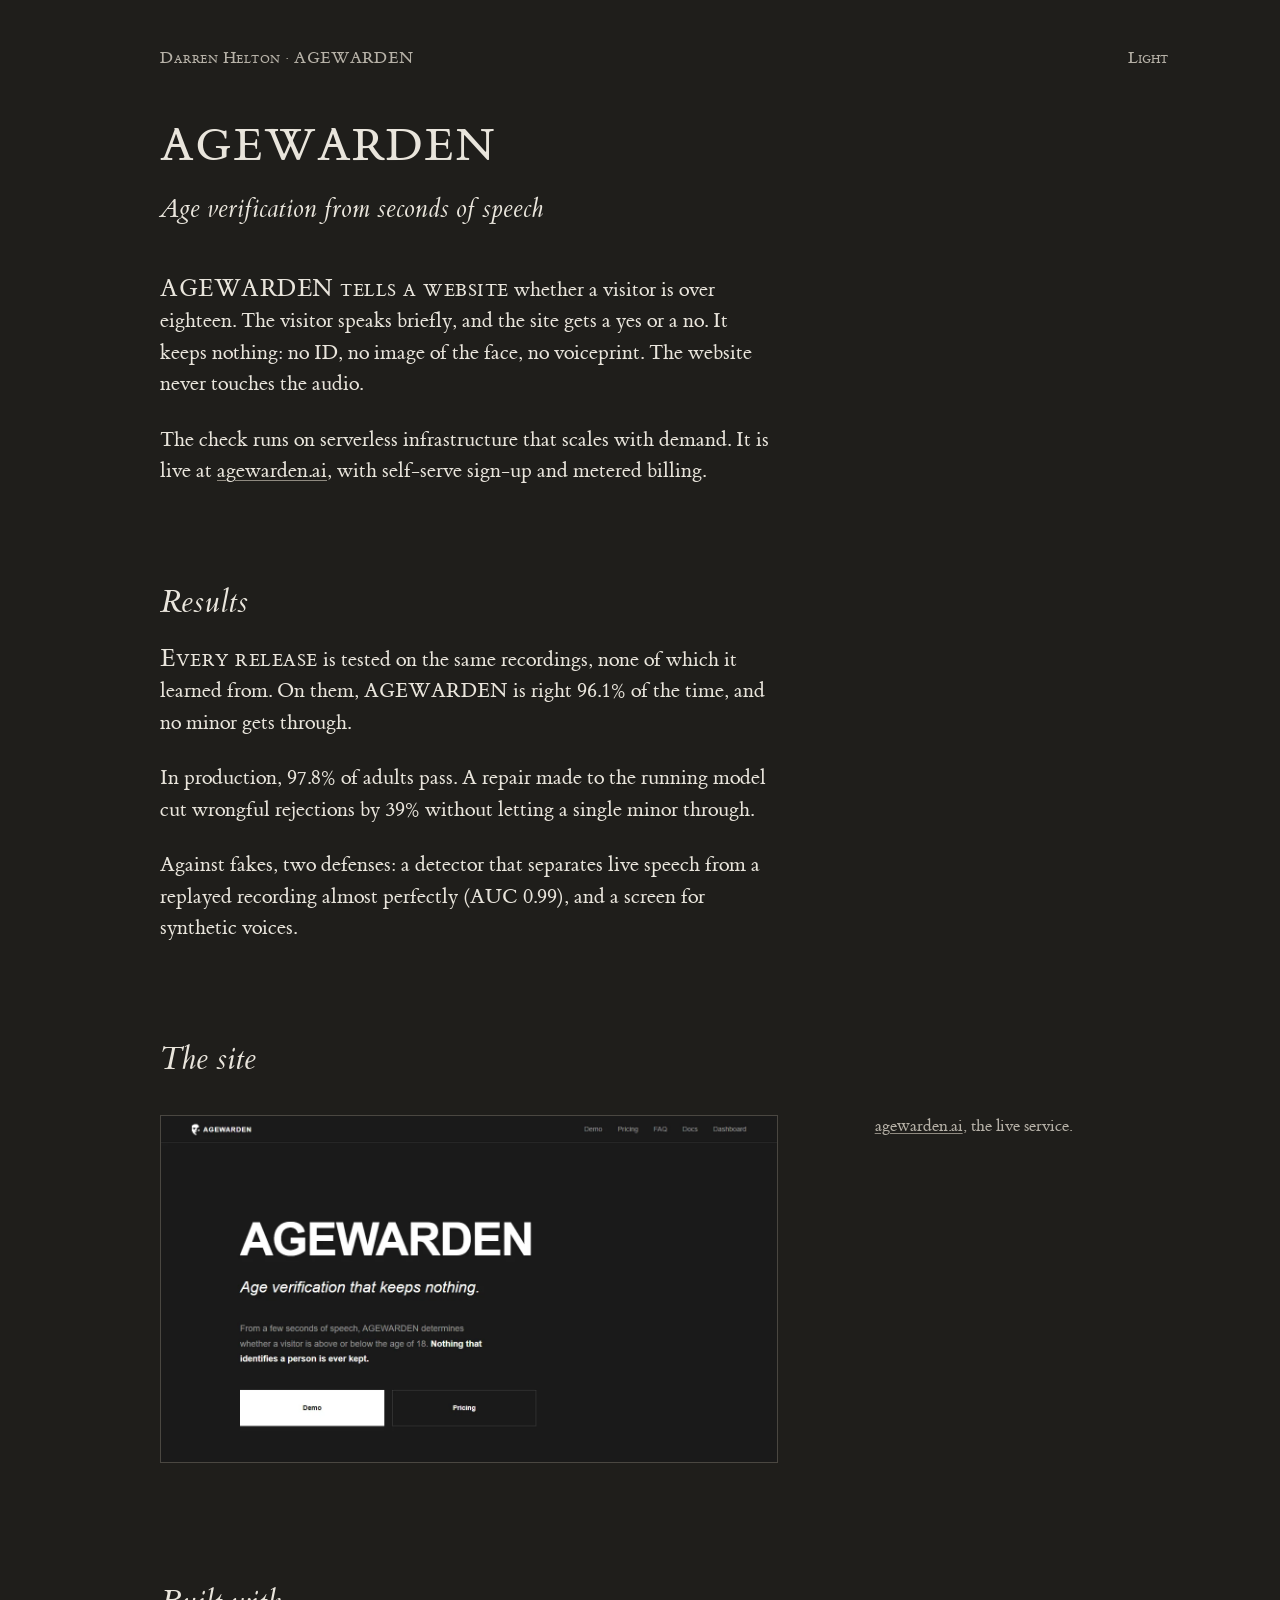
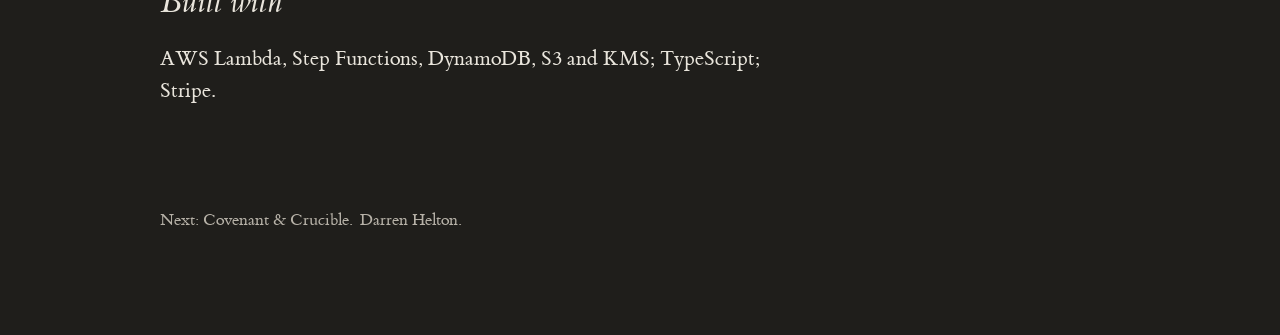
<file: agewarden/index.html>
<!doctype html>
<html lang="en">
<head>
<meta charset="utf-8">
<meta name="viewport" content="width=device-width, initial-scale=1">
<title>AGEWARDEN | Darren Helton</title>
<meta name="description" content="AGEWARDEN tells a website whether a visitor is over eighteen from seconds of speech: 96.1% accurate on recordings it never learned from, with no minors passed.">
<meta name="author" content="Darren Helton">
<link rel="me" href="https://www.linkedin.com/in/darrenhelton/">
<meta name="robots" content="max-image-preview:large">
<link rel="canonical" href="https://darrenhelton.com/agewarden/">
<meta property="og:type" content="website">
<meta property="og:locale" content="en_US">
<meta property="og:site_name" content="Darren Helton">
<meta property="og:title" content="AGEWARDEN | Darren Helton">
<meta property="og:description" content="AGEWARDEN tells a website whether a visitor is over eighteen from seconds of speech: 96.1% accurate on recordings it never learned from, with no minors passed.">
<meta property="og:url" content="https://darrenhelton.com/agewarden/">
<meta property="og:image" content="https://darrenhelton.com/assets/og.jpg">
<meta property="og:image:width" content="1200">
<meta property="og:image:height" content="630">
<meta name="twitter:card" content="summary_large_image">
<meta name="theme-color" content="#1f1e1b">
<link rel="icon" href="/favicon.ico" sizes="48x48">
<link rel="icon" href="/favicon.svg" type="image/svg+xml">
<link rel="apple-touch-icon" href="/apple-touch-icon.png">
<link rel="stylesheet" href="/assets/site.css?v=82c61837">
<script>document.documentElement.classList.add('js');try{if(localStorage.getItem('mode')==='light')document.documentElement.dataset.mode='light'}catch{}</script>
<script src="/assets/site.js?v=d9d2a1b8" defer></script>
<script type="application/ld+json">{"@context":"https://schema.org","@graph":[{"@type":"Person","@id":"https://darrenhelton.com/#person","name":"Darren Helton","givenName":"Darren","familyName":"Helton","url":"https://darrenhelton.com/","address":{"@type":"PostalAddress","addressLocality":"San Francisco","addressRegion":"CA","addressCountry":"US"},"sameAs":["https://www.linkedin.com/in/darrenhelton/"],"description":"Builds products from architecture to launch and leads the teams that ship them. Seven years at Linden Lab, maker of Second Life.","knowsAbout":["product development","machine learning","product management","voice AI","age verification","trust and safety","growth","customer data platforms","conversational AI","search engine optimization","answer engine optimization"]},{"@type":"SoftwareApplication","name":"AGEWARDEN","url":"https://agewarden.ai/","applicationCategory":"SecurityApplication","operatingSystem":"Web","description":"Age verification from seconds of speech, with no ID, no face image and no stored voiceprint.","creator":{"@id":"https://darrenhelton.com/#person"},"subjectOf":{"@id":"https://darrenhelton.com/agewarden/"}},{"@type":"BreadcrumbList","itemListElement":[{"@type":"ListItem","position":1,"name":"Darren Helton","item":"https://darrenhelton.com/"},{"@type":"ListItem","position":2,"name":"AGEWARDEN","item":"https://darrenhelton.com/agewarden/"}]}]}</script>
</head>
<body>
<article>
<div class="topline"><span><a href="/">Darren Helton</a> &middot; <span class="sc">AGEWARDEN</span></span><button class="mode" type="button" aria-label="Switch to light mode">Light</button></div>
<h1><span class="sc">AGEWARDEN</span></h1>
<p class="subtitle">Age verification from seconds of speech</p>
<section>
<p><span class="newthought">AGEWARDEN tells a website</span> whether a visitor is over eighteen. The visitor speaks
briefly, and the site gets a yes or a no. It keeps nothing: no ID, no image of the face, no voiceprint. The website
never touches the audio.</p>
<p>The check runs on serverless infrastructure that scales with demand. It is live at
<a href="https://agewarden.ai/">agewarden.ai</a>, with self-serve sign-up and metered billing.</p>
</section>
<section>
<h2>Results</h2>
<p><span class="newthought">Every release</span> is tested on the same recordings, none of which it learned from. On them,
AGEWARDEN is right 96.1% of the time, and no minor gets through.</p>
<p>In production, 97.8% of adults pass. A repair made to the running model cut wrongful rejections by 39% without
letting a single minor through.</p>
<p>Against fakes, two defenses: a detector that separates live speech from a replayed recording almost perfectly
(AUC 0.99), and a screen for synthetic&nbsp;voices.</p>
</section>
<section>
<h2>The site</h2>
<figure><figcaption><a href="https://agewarden.ai/">agewarden.ai</a>, the live service.</figcaption><a href="https://agewarden.ai/"><img src="/assets/img/agewarden/agewarden-home.webp?v=88910313" alt="The AGEWARDEN home page: Age verification that keeps nothing." width="1280" height="720" loading="lazy" decoding="async"></a></figure>
</section>
<section>
<h2>Built with</h2>
<p>AWS Lambda, Step Functions, DynamoDB, S3 and KMS; TypeScript; Stripe.</p>
</section>
<p class="colophon">Next: <a href="/covenant-crucible/">Covenant &amp; Crucible</a>. &nbsp;<a href="/">Darren Helton</a>.</p>
</article>
</body>
</html>
</file>
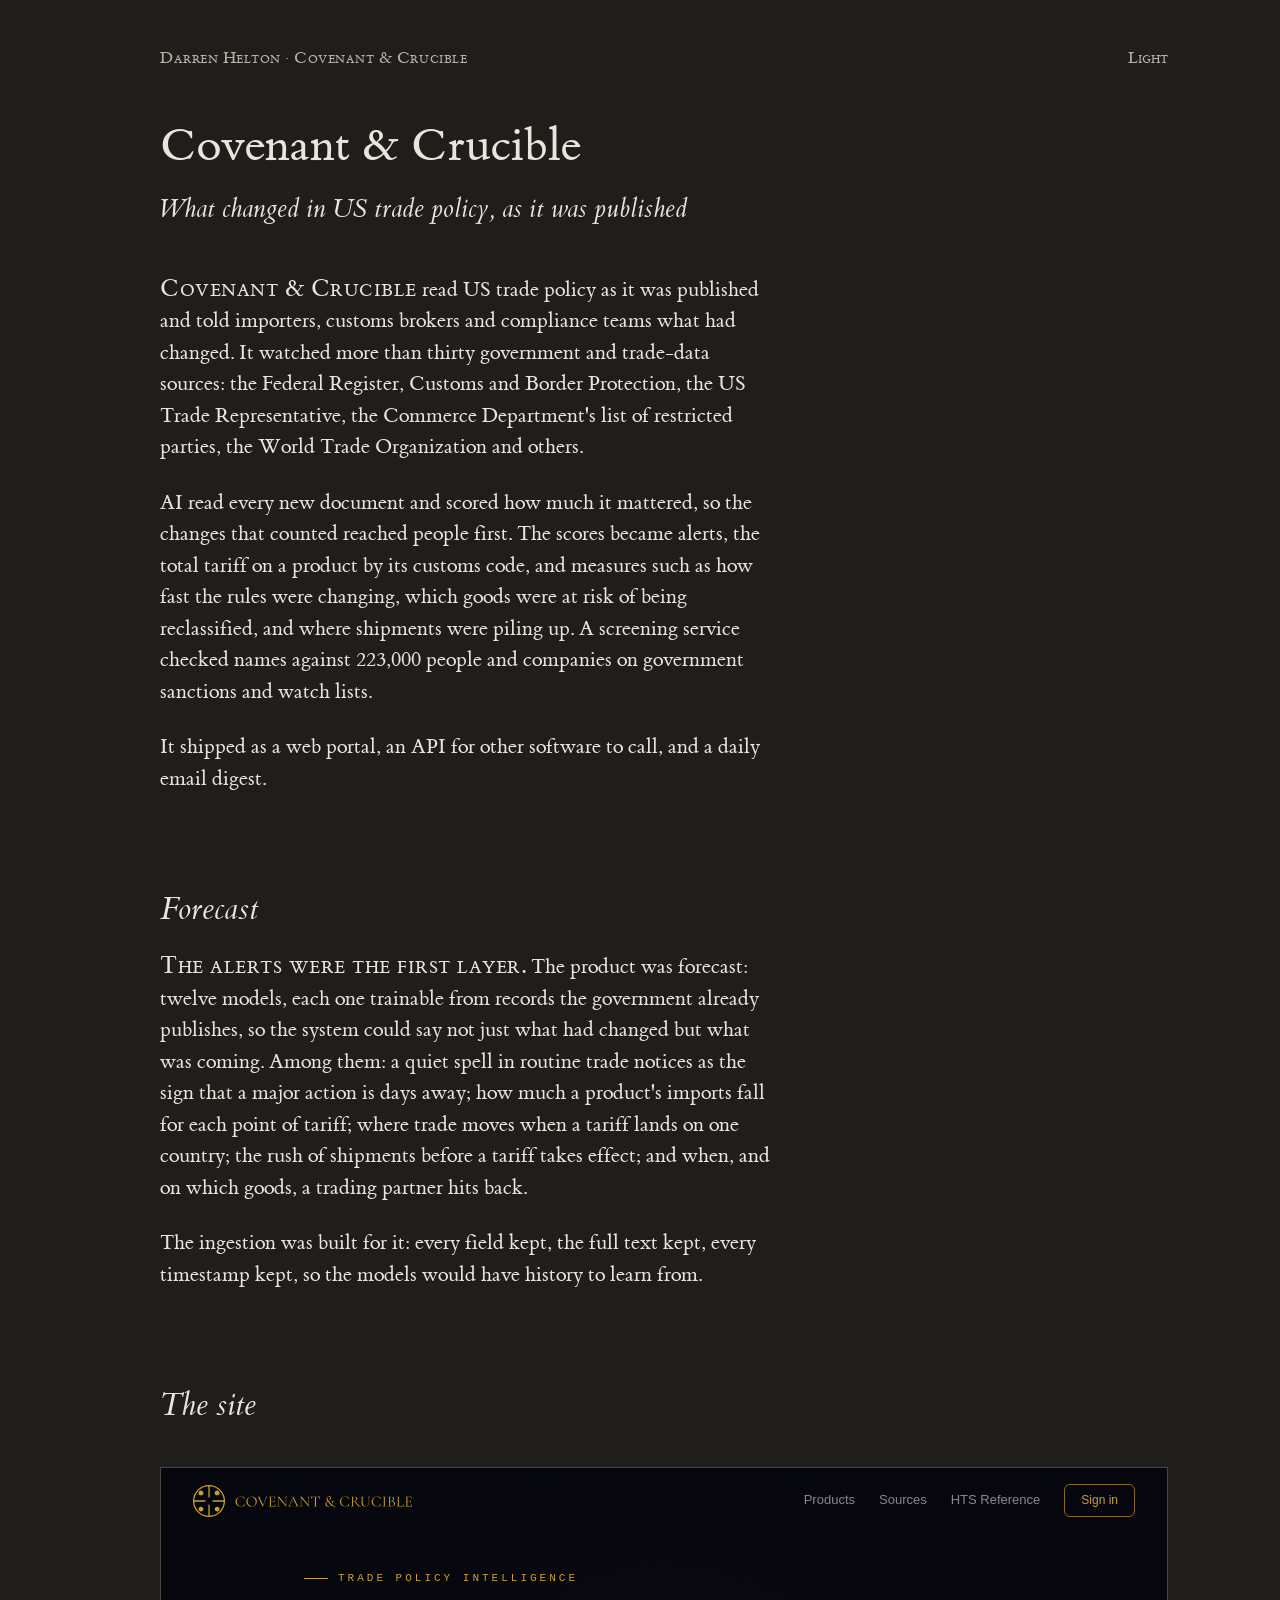
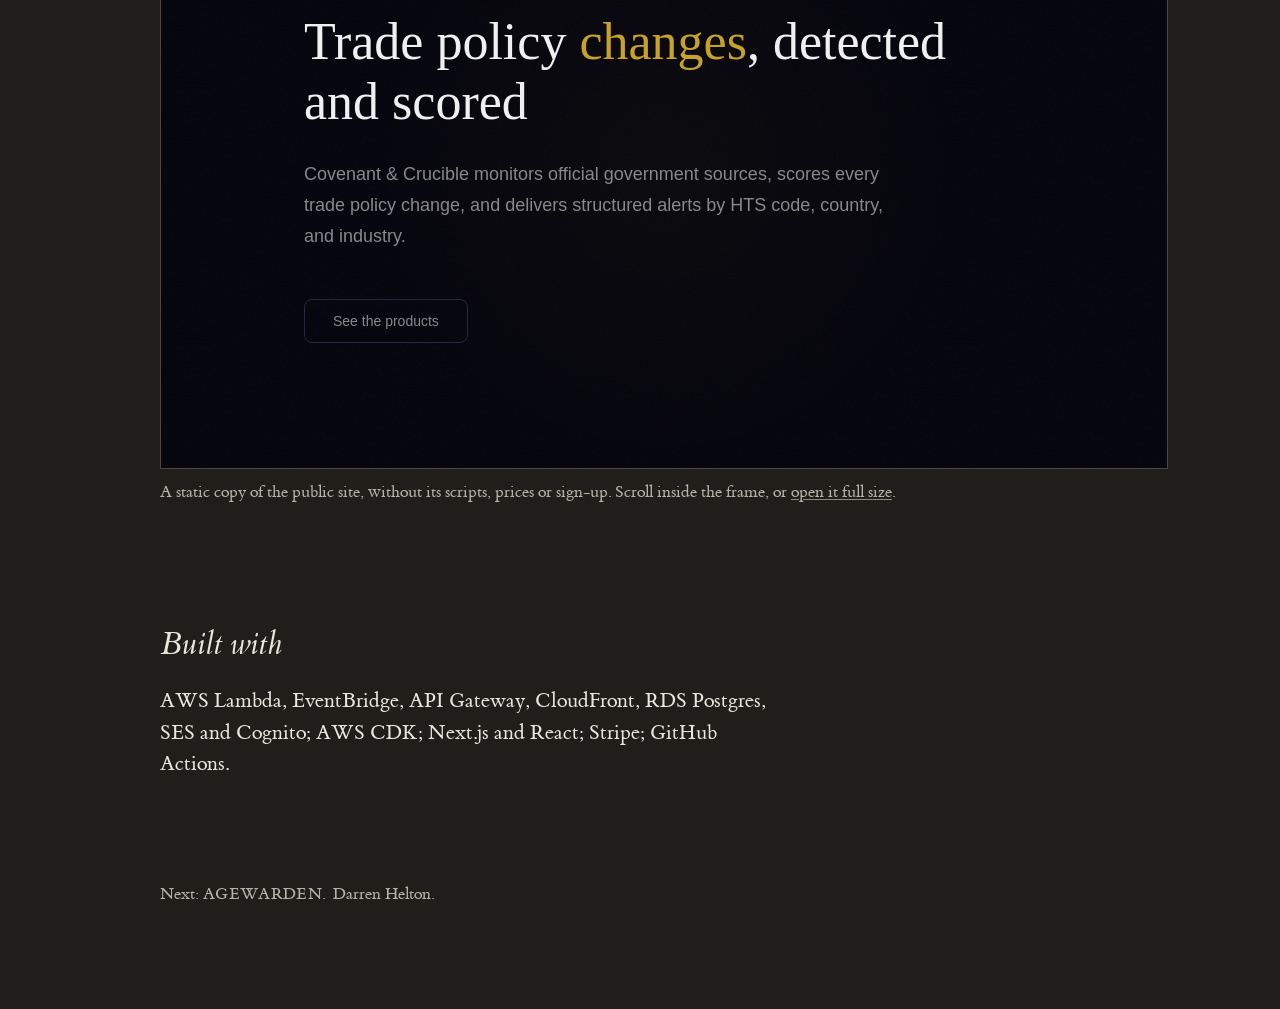
<file: covenant-crucible/index.html>
<!doctype html>
<html lang="en">
<head>
<meta charset="utf-8">
<meta name="viewport" content="width=device-width, initial-scale=1">
<title>Covenant &amp; Crucible | Darren Helton</title>
<meta name="description" content="Covenant &amp; Crucible read US trade policy as it was published, across more than thirty government sources, and told importers and compliance teams what had changed.">
<meta name="author" content="Darren Helton">
<link rel="me" href="https://www.linkedin.com/in/darrenhelton/">
<meta name="robots" content="max-image-preview:large">
<link rel="canonical" href="https://darrenhelton.com/covenant-crucible/">
<meta property="og:type" content="website">
<meta property="og:locale" content="en_US">
<meta property="og:site_name" content="Darren Helton">
<meta property="og:title" content="Covenant &amp; Crucible | Darren Helton">
<meta property="og:description" content="Covenant &amp; Crucible read US trade policy as it was published, across more than thirty government sources, and told importers and compliance teams what had changed.">
<meta property="og:url" content="https://darrenhelton.com/covenant-crucible/">
<meta property="og:image" content="https://darrenhelton.com/assets/og.jpg">
<meta property="og:image:width" content="1200">
<meta property="og:image:height" content="630">
<meta name="twitter:card" content="summary_large_image">
<meta name="theme-color" content="#1f1e1b">
<link rel="icon" href="/favicon.ico" sizes="48x48">
<link rel="icon" href="/favicon.svg" type="image/svg+xml">
<link rel="apple-touch-icon" href="/apple-touch-icon.png">
<link rel="stylesheet" href="/assets/site.css?v=82c61837">
<script>document.documentElement.classList.add('js');try{if(localStorage.getItem('mode')==='light')document.documentElement.dataset.mode='light'}catch{}</script>
<script src="/assets/site.js?v=d9d2a1b8" defer></script>
<script type="application/ld+json">{"@context":"https://schema.org","@graph":[{"@type":"Person","@id":"https://darrenhelton.com/#person","name":"Darren Helton","givenName":"Darren","familyName":"Helton","url":"https://darrenhelton.com/","address":{"@type":"PostalAddress","addressLocality":"San Francisco","addressRegion":"CA","addressCountry":"US"},"sameAs":["https://www.linkedin.com/in/darrenhelton/"],"description":"Builds products from architecture to launch and leads the teams that ship them. Seven years at Linden Lab, maker of Second Life.","knowsAbout":["product development","machine learning","product management","voice AI","age verification","trust and safety","growth","customer data platforms","conversational AI","search engine optimization","answer engine optimization"]},{"@type":"SoftwareApplication","name":"Covenant & Crucible","applicationCategory":"BusinessApplication","operatingSystem":"Web","description":"Read US trade policy as it was published, across more than thirty government sources, and told importers and compliance teams what had changed: alerts scored by AI, tariff totals by customs code, and sanctions screening.","creator":{"@id":"https://darrenhelton.com/#person"}},{"@type":"BreadcrumbList","itemListElement":[{"@type":"ListItem","position":1,"name":"Darren Helton","item":"https://darrenhelton.com/"},{"@type":"ListItem","position":2,"name":"Covenant & Crucible","item":"https://darrenhelton.com/covenant-crucible/"}]}]}</script>
</head>
<body>
<article>
<div class="topline"><span><a href="/">Darren Helton</a> &middot; Covenant &amp; Crucible</span><button class="mode" type="button" aria-label="Switch to light mode">Light</button></div>
<h1>Covenant &amp; Crucible</h1>
<p class="subtitle">What changed in US trade policy, as it was published</p>
<section>
<p><span class="newthought">Covenant &amp; Crucible</span> read US trade policy as it was published and told importers,
customs brokers and compliance teams what had changed. It watched more than thirty government and trade-data sources:
the Federal Register, Customs and Border Protection, the US Trade Representative, the Commerce Department's list of
restricted parties, the World Trade Organization and others.</p>
<p>AI read every new document and scored how much it mattered, so the changes that counted reached people first. The
scores became alerts, the total tariff on a product by its customs code, and measures such as how fast the rules were
changing, which goods were at risk of being reclassified, and where shipments were piling up. A screening service checked
names against 223,000 people and companies on government sanctions and watch lists.</p>
<p>It shipped as a web portal, an API for other software to call, and a daily email digest.</p>
</section>
<section>
<h2>Forecast</h2>
<p><span class="newthought">The alerts were the first layer.</span> The product was forecast: twelve models, each one
trainable from records the government already publishes, so the system could say not just what had changed but what
was coming. Among them: a quiet spell in routine trade notices as the sign that a major action is days away; how much a
product's imports fall for each point of tariff; where trade moves when a tariff lands on one country; the rush of
shipments before a tariff takes effect; and when, and on which goods, a trading partner hits back.</p>
<p>The ingestion was built for it: every field kept, the full text kept, every timestamp kept, so the models would have
history to learn from.</p>
</section>

<section>
<h2>The site</h2>
<figure class="fullwidth"><div class="frame"><iframe src="/covenant-crucible/archive/" title="The Covenant &amp; Crucible website, a static copy" loading="lazy"></iframe></div><figcaption>A static copy of the public site, without its scripts, prices or sign-up. Scroll inside the frame, or <a href="/covenant-crucible/site/">open it full size</a>.</figcaption></figure>
</section>
<section>
<h2>Built with</h2>
<p>AWS Lambda, EventBridge, API Gateway, CloudFront, RDS Postgres, SES and Cognito; AWS CDK; Next.js and React; Stripe; GitHub Actions.</p>
</section>
<p class="colophon">Next: <a href="/agewarden/"><span class="sc">AGEWARDEN</span></a>. &nbsp;<a href="/">Darren Helton</a>.</p>
</article>
</body>
</html>
</file>
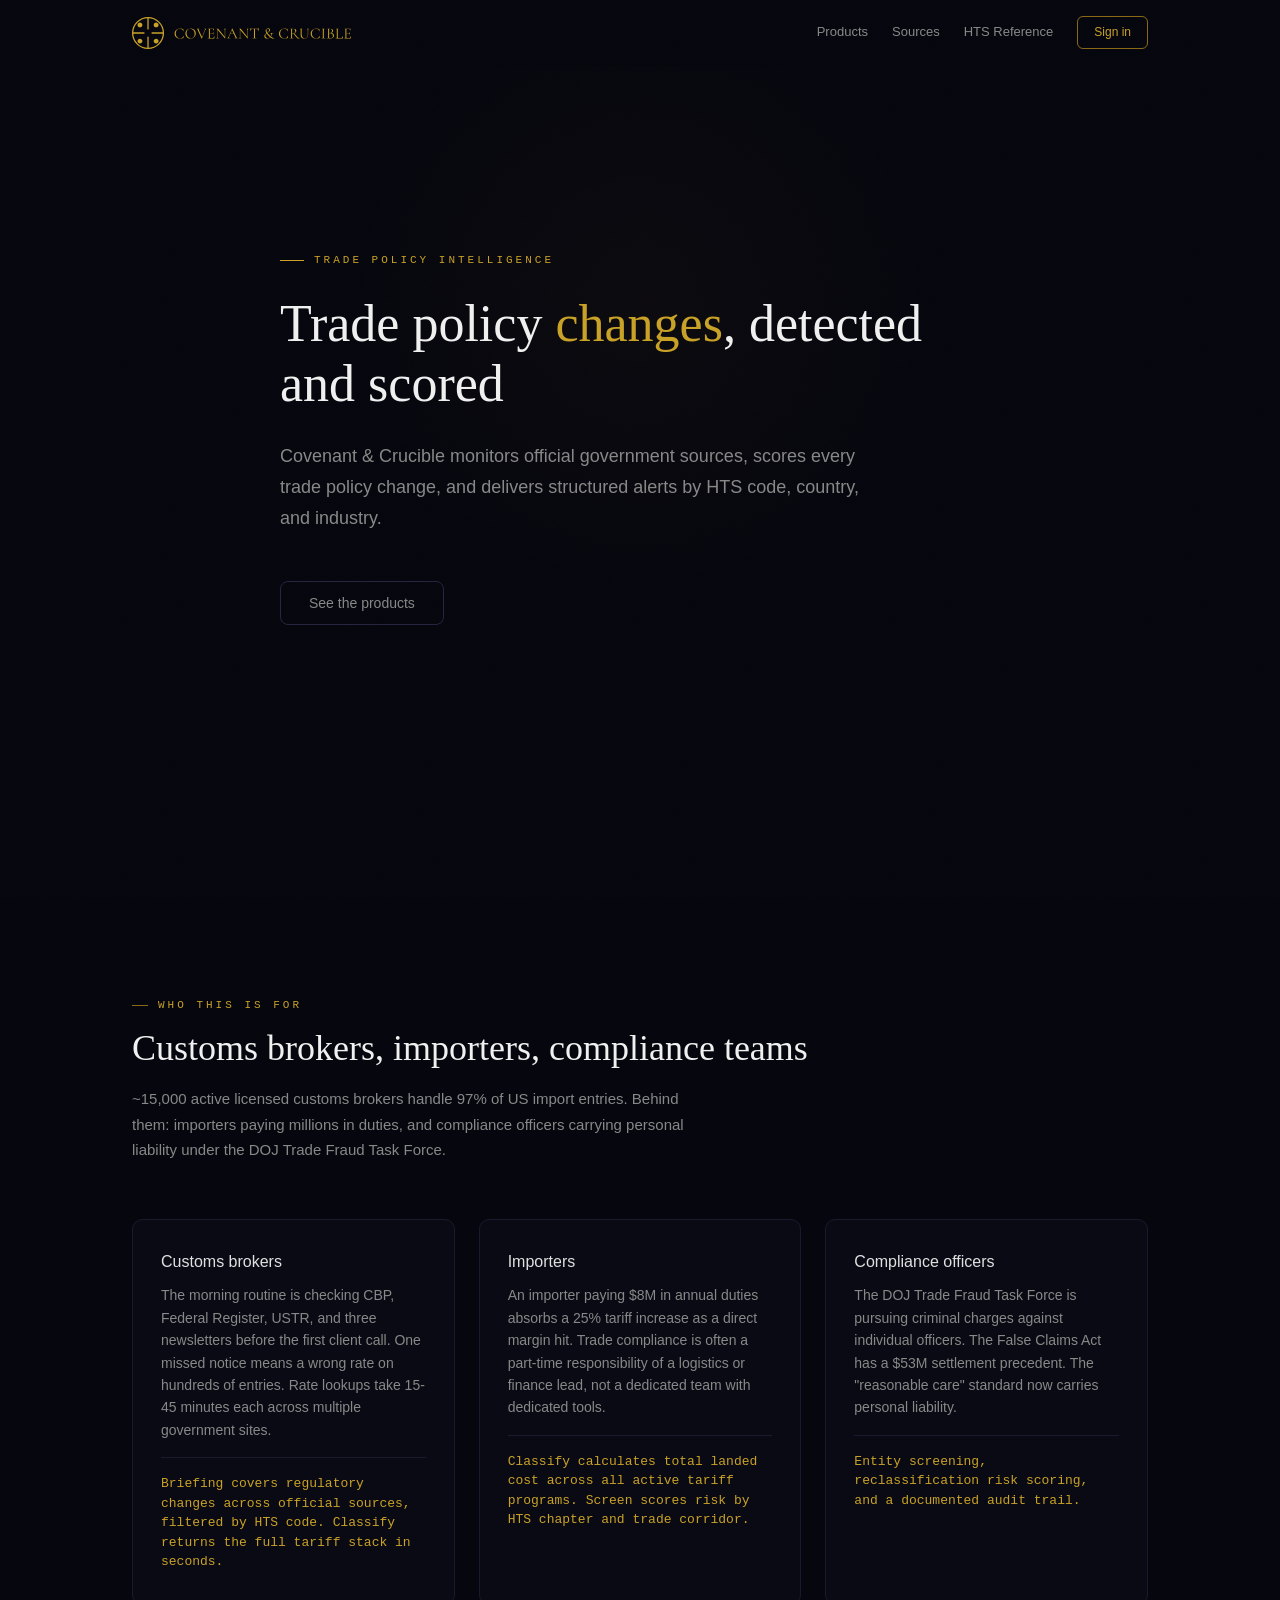
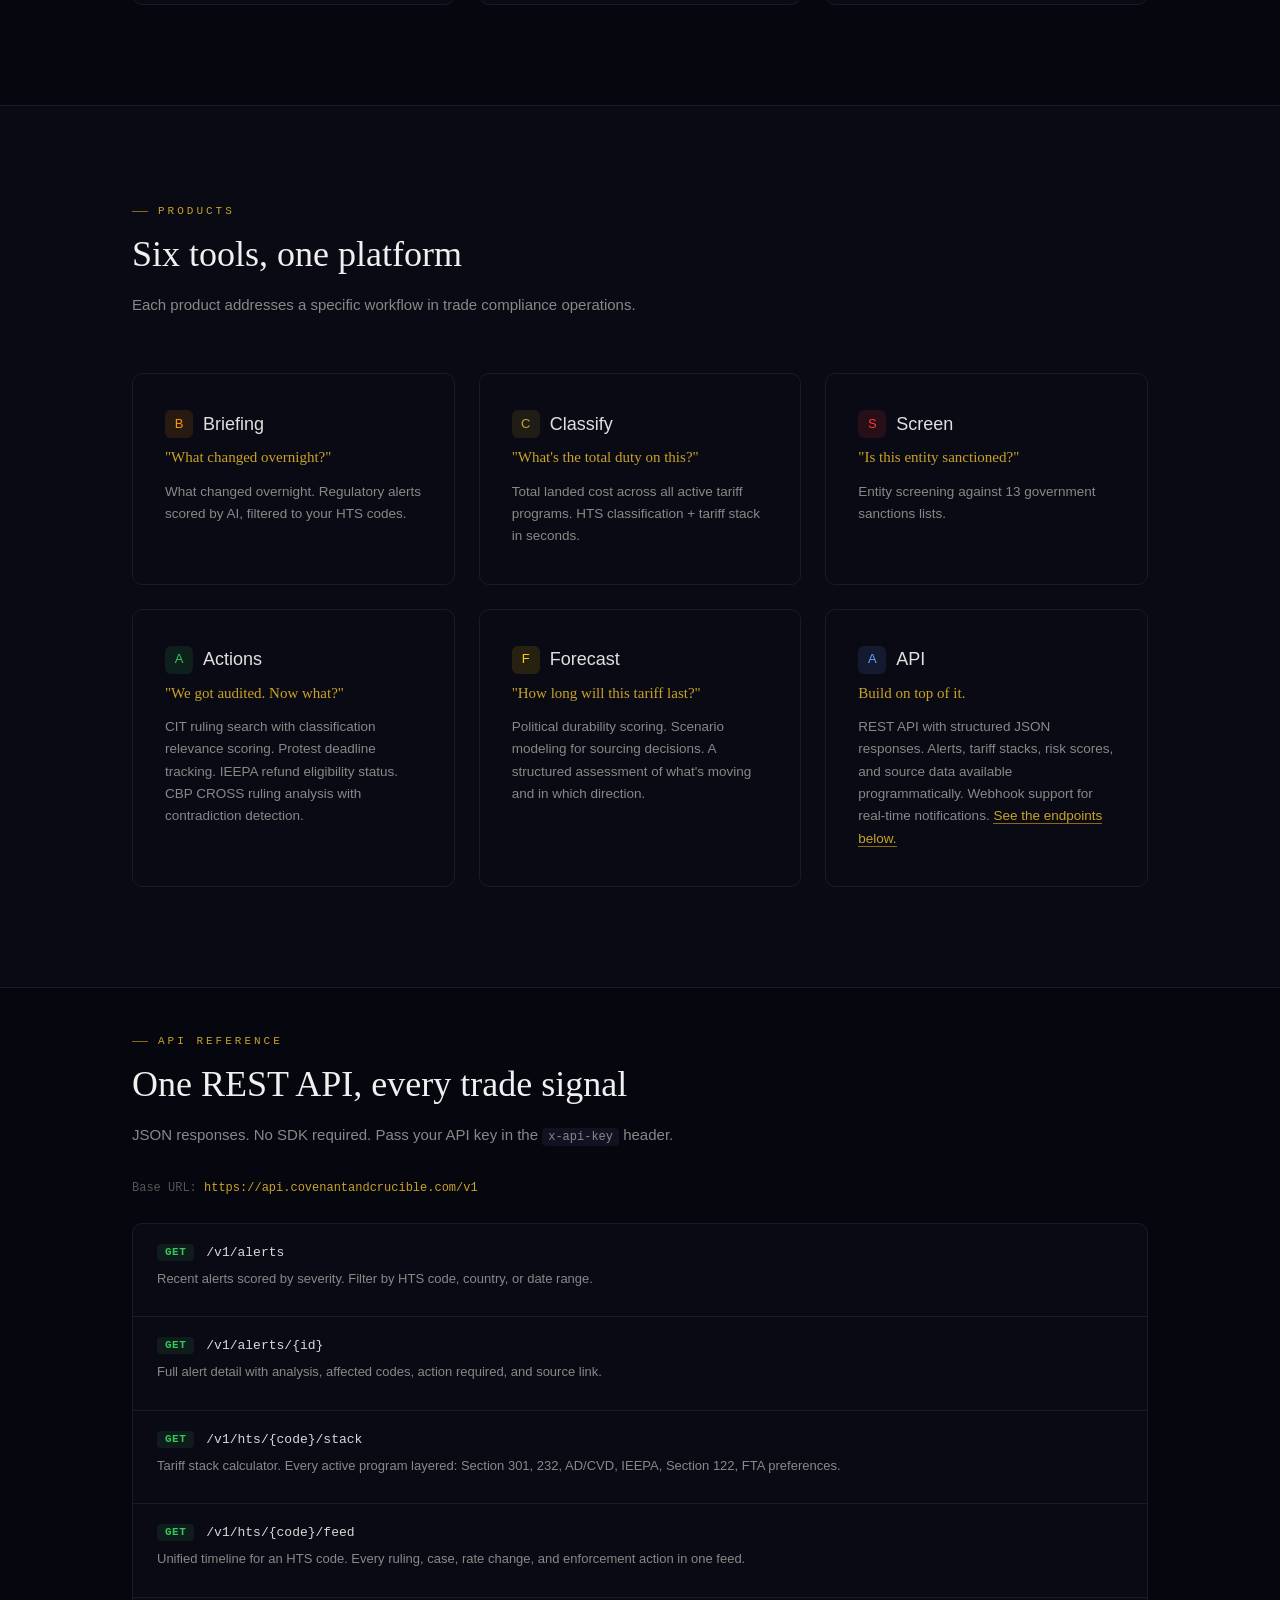
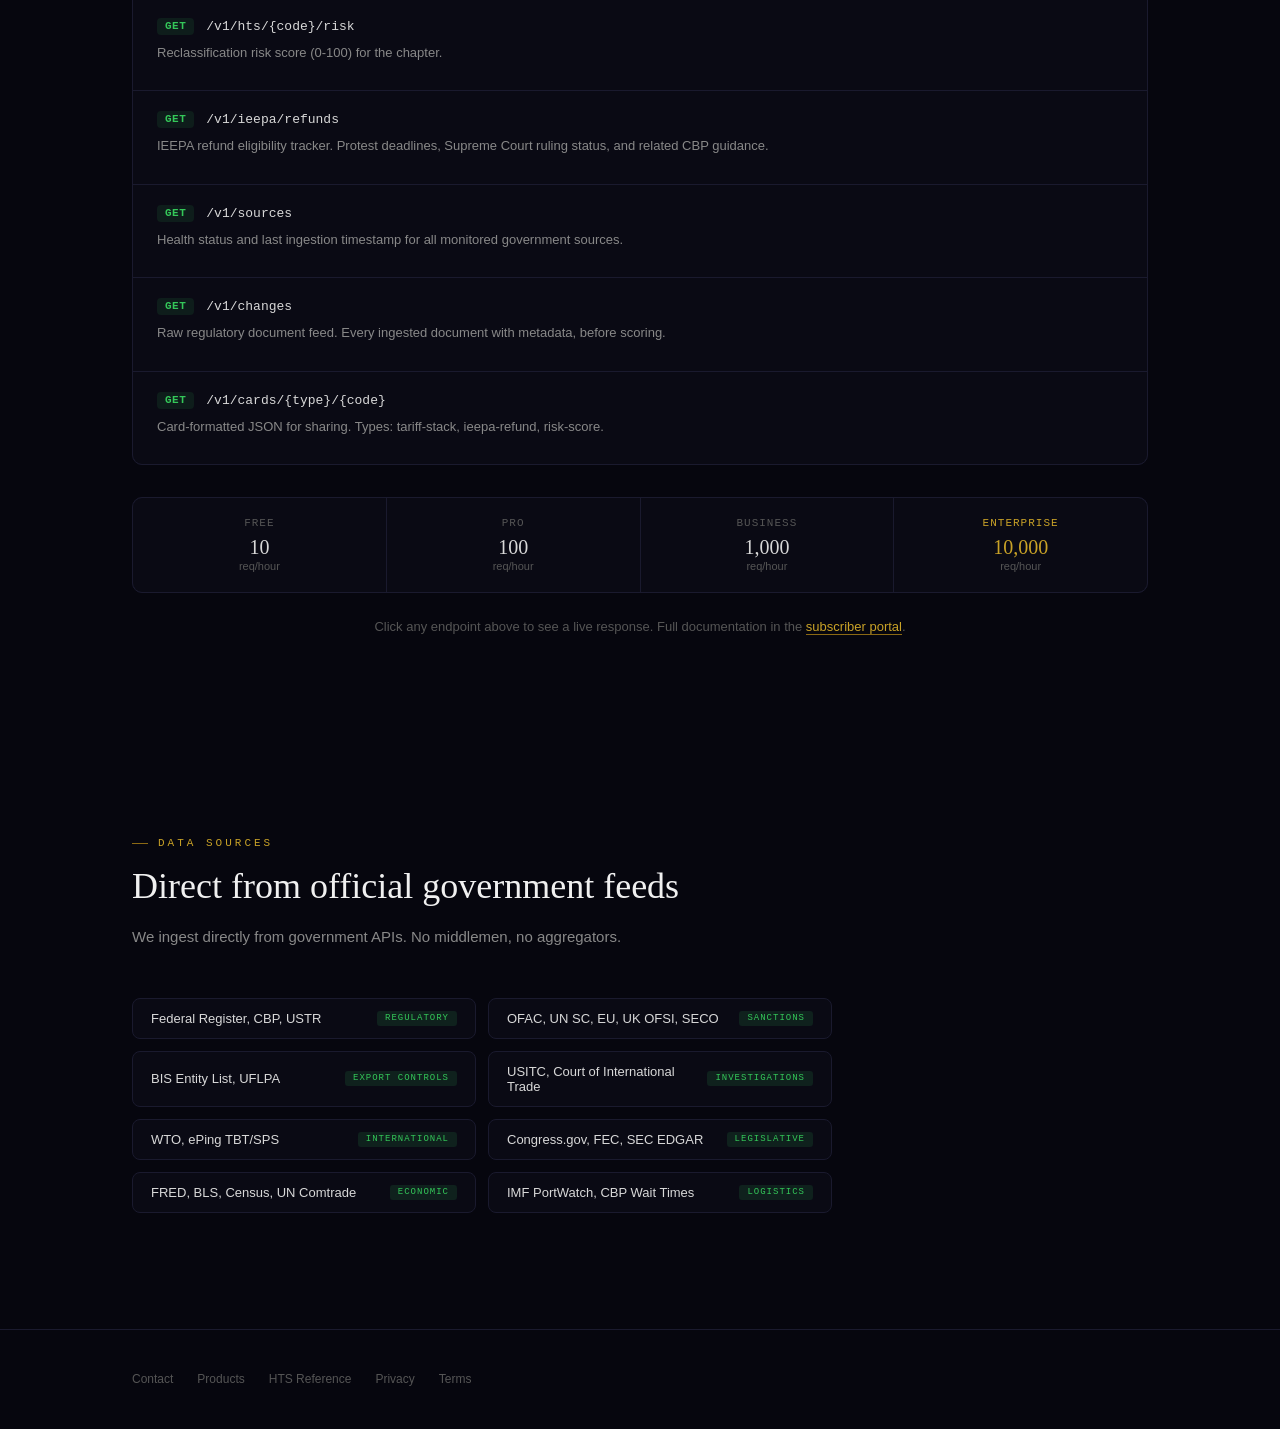
<file: covenant-crucible/archive/index.html>
<!DOCTYPE html>
<html lang="en">
<head>
<meta name="robots" content="noindex, nofollow">
<meta charset="UTF-8">
<meta name="viewport" content="width=device-width, initial-scale=1.0, viewport-fit=cover">
<meta http-equiv="Content-Security-Policy" content="default-src 'self'; script-src 'self' 'unsafe-inline' https://cdnjs.cloudflare.com; style-src 'self' 'unsafe-inline' https://fonts.googleapis.com; font-src https://fonts.gstatic.com; connect-src 'self' https://api.covenantandcrucible.com; img-src 'self' data:; frame-ancestors 'none'">
<meta http-equiv="X-Frame-Options" content="DENY">
<meta http-equiv="X-Content-Type-Options" content="nosniff">
<meta name="referrer" content="strict-origin-when-cross-origin">
<title>Covenant &amp; Crucible – Trade Policy Intelligence</title>
<link rel="icon" href="logo-mark.svg" type="image/svg+xml">
<meta name="description" content="Trade policy intelligence for customs brokers, importers, and compliance teams. Scored regulatory alerts. Free tier available.">
<meta property="og:title" content="Covenant & Crucible – Trade Policy Intelligence">
<meta property="og:description" content="US tariffs tripled. Your tools didn't keep up. We fix that.">
<meta property="og:type" content="website">
<meta property="og:url" content="https://covenantandcrucible.com">
<link rel="preconnect" href="https://fonts.googleapis.com">
<link rel="preconnect" href="https://fonts.gstatic.com" crossorigin>
<link href="https://fonts.googleapis.com/css2?family=DM+Serif+Display&family=DM+Sans:wght@300;400;500;600&family=JetBrains+Mono:wght@400;500&display=swap" rel="stylesheet">

<style>
*,*::before,*::after{box-sizing:border-box;margin:0;padding:0}
:root{
  --bg:#06060e;--bg2:#0a0a14;--bg3:#0d0d1a;--surface:#111122;
  --gold:#c9a227;--gold-dim:#8b6914;--gold-glow:#c9a22733;
  --text:#d8d8d8;--text-mid:#888;--text-dim:#555;
  --border:#1a1a2e;--border-light:#252540;
  --critical:#ff3b30;--high:#ff9500;--medium:#ffcc00;--low:#34c759;
}
html{scroll-behavior:smooth;-webkit-font-smoothing:antialiased;background:var(--bg)}
body{background:var(--bg);color:var(--text);font-family:'DM Sans',sans-serif;line-height:1.6;overflow-x:hidden}

/* Grain overlay */
body::after{
  content:'';position:fixed;inset:0;pointer-events:none;z-index:9999;
  background-image:url("data:image/svg+xml,%3Csvg viewBox='0 0 256 256' xmlns='http://www.w3.org/2000/svg'%3E%3Cfilter id='n'%3E%3CfeTurbulence type='fractalNoise' baseFrequency='0.9' numOctaves='4' stitchTiles='stitch'/%3E%3C/filter%3E%3Crect width='100%25' height='100%25' filter='url(%23n)' opacity='0.03'/%3E%3C/svg%3E");
  background-repeat:repeat;background-size:256px 256px;opacity:.4;
}

/* Scrollbar */
::-webkit-scrollbar{width:5px}
::-webkit-scrollbar-track{background:transparent}
::-webkit-scrollbar-thumb{background:#222;border-radius:3px}

/* Animations */
@keyframes fadeUp{from{opacity:0;transform:translateY(24px)}to{opacity:1;transform:translateY(0)}}
@keyframes fadeIn{from{opacity:0}to{opacity:1}}
@keyframes pulse{0%,100%{opacity:.4}50%{opacity:1}}
@keyframes ticker{0%{-webkit-transform:translateX(0);transform:translateX(0)}100%{-webkit-transform:translateX(-50%);transform:translateX(-50%)}}
@-webkit-keyframes ticker{0%{-webkit-transform:translateX(0)}100%{-webkit-transform:translateX(-50%)}}
/* blink keyframe removed (cursor removed from hero) */

.fade-up{opacity:0;animation:fadeUp .8s ease forwards}
.fade-in{opacity:0;animation:fadeIn 1s ease forwards}
.d1{animation-delay:.1s}.d2{animation-delay:.2s}.d3{animation-delay:.3s}
.d4{animation-delay:.4s}.d5{animation-delay:.5s}.d6{animation-delay:.6s}
.d7{animation-delay:.7s}.d8{animation-delay:.8s}.d9{animation-delay:.9s}

/* Layout */
.container{max-width:1080px;margin:0 auto;padding:0 32px}
section{padding:100px 0}

/* Nav */
nav{
  position:fixed;top:0;left:0;right:0;z-index:100;
  padding-top:env(safe-area-inset-top, 0px);
  background:var(--bg);
  border-bottom:1px solid transparent;
  transition:background .3s, border-color .3s;
}
nav.scrolled{background:rgba(6,6,14,.95);border-bottom-color:var(--border);backdrop-filter:blur(8px);-webkit-backdrop-filter:blur(8px)}
nav .nav-inner{padding:16px 0}
nav .container{display:flex;justify-content:space-between;align-items:center}
.logo{display:flex;align-items:center;gap:14px;text-decoration:none}
.logo-img{height:32px;max-width:220px}
nav .status{
  display:flex;align-items:center;gap:8px;
  padding:6px 14px;border-radius:6px;
  background:var(--surface);border:1px solid var(--border);
  font-size:11px;color:var(--text-mid);letter-spacing:.3px;
}
.status-dot{width:6px;height:6px;border-radius:50%;background:var(--low);animation:pulse 2.5s ease-in-out infinite}

/* Hero */
.hero{
  min-height:100vh;display:flex;flex-direction:column;justify-content:center;
  padding-top:calc(env(safe-area-inset-top, 0px) + 80px);position:relative;
}
.hero::before{
  content:'';position:absolute;top:0;left:50%;transform:translateX(-50%);
  width:600px;height:600px;border-radius:50%;
  background:radial-gradient(circle,#c9a22708 0%,transparent 70%);
  pointer-events:none;
}
.hero-tag{
  font:500 11px/1 'JetBrains Mono',monospace;letter-spacing:3px;text-transform:uppercase;
  color:var(--gold);margin-bottom:28px;
  display:flex;align-items:center;gap:10px;
}
.hero-tag::before{content:'';width:24px;height:1px;background:var(--gold)}
h1{
  font:400 52px/1.15 'DM Serif Display',serif;color:#f0f0f0;
  max-width:720px;margin-bottom:28px;
}
h1 em{font-style:normal;color:var(--gold)}
.hero-body{font:300 18px/1.7 'DM Sans',sans-serif;color:var(--text-mid);max-width:580px;margin-bottom:48px}
.hero-cta{display:flex;gap:16px;flex-wrap:wrap;align-items:center}
.btn-primary{
  display:inline-flex;align-items:center;gap:8px;
  padding:14px 32px;border-radius:8px;border:none;cursor:pointer;
  background:var(--gold);color:var(--bg);
  font:600 14px/1 'DM Sans',sans-serif;letter-spacing:.3px;
  transition:all .25s;text-decoration:none;
}
.btn-primary:hover{background:#d4ad2f;box-shadow:0 0 30px var(--gold-glow)}
.btn-ghost{
  display:inline-flex;align-items:center;gap:8px;
  padding:14px 28px;border-radius:8px;
  border:1px solid var(--border-light);background:transparent;
  color:var(--text-mid);font:500 14px/1 'DM Sans',sans-serif;
  cursor:pointer;transition:all .25s;text-decoration:none;
}
.btn-ghost:hover{border-color:var(--gold-dim);color:var(--text)}

/* Ticker bar */
.ticker-bar{
  overflow:hidden;border-top:1px solid var(--border);border-bottom:1px solid var(--border);
  padding:14px 0;background:var(--bg2);
}
.ticker-track{display:flex;gap:48px;animation:ticker 90s linear infinite;width:max-content}
.ticker-item{
  display:flex;align-items:center;gap:10px;white-space:nowrap;
  font:400 12px/1 'JetBrains Mono',monospace;color:var(--text-dim);
}
.ticker-dot{width:5px;height:5px;border-radius:50%}
.t-crit{background:var(--critical)}.t-high{background:var(--high)}.t-med{background:var(--medium)}.t-low{background:var(--low)}

/* Section headers */
.section-tag{
  font:500 11px/1 'JetBrains Mono',monospace;letter-spacing:3px;text-transform:uppercase;
  color:var(--gold);margin-bottom:16px;
  display:flex;align-items:center;gap:10px;
}
.section-tag::before{content:'';width:16px;height:1px;background:var(--gold-dim)}
.section-title{font:400 36px/1.2 'DM Serif Display',serif;color:#f0f0f0;margin-bottom:16px}
.section-body{font-size:15px;color:var(--text-mid);max-width:560px;line-height:1.7}

/* Stat bar */
.stat-bar{
  display:grid;grid-template-columns:repeat(4,1fr);gap:1px;
  background:var(--border);border:1px solid var(--border);border-radius:10px;
  overflow:hidden;margin-top:56px;
}
.stat-item{
  background:var(--bg2);padding:32px 24px;text-align:center;
}
.stat-number{font:400 36px/1 'DM Serif Display',serif;color:var(--gold);margin-bottom:8px}
.stat-label{font:400 12px/1.4 'DM Sans',sans-serif;color:var(--text-dim)}

/* Product grid */
.product-grid{display:grid;grid-template-columns:1fr 1fr 1fr;gap:24px;margin-top:56px}
.product-card{
  padding:36px 32px;border-radius:10px;
  background:var(--bg2);border:1px solid var(--border);
  transition:border-color .3s,transform .3s;
}
.product-card:hover{border-color:var(--border-light);transform:translateY(-2px)}
.product-card h3{
  font:500 18px/1.3 'DM Sans',sans-serif;color:#e0e0e0;margin-bottom:8px;
  display:flex;align-items:center;gap:10px;
}
.product-card .product-question{
  font:400 15px/1.5 'DM Serif Display',serif;color:var(--gold);margin-bottom:12px;
}
.product-card p{font-size:13.5px;color:var(--text-mid);line-height:1.65}
.card-icon{
  width:28px;height:28px;border-radius:6px;display:flex;align-items:center;justify-content:center;
  font-size:13px;flex-shrink:0;
}

/* Persona grid */
.persona-grid{display:grid;grid-template-columns:1fr 1fr 1fr;gap:24px;margin-top:56px}
.persona-card{
  padding:32px 28px;border-radius:10px;
  background:var(--bg2);border:1px solid var(--border);
  transition:border-color .3s,transform .3s;
}
.persona-card:hover{border-color:var(--border-light);transform:translateY(-2px)}
.persona-card h3{
  font:500 16px/1.3 'DM Sans',sans-serif;color:#e0e0e0;margin-bottom:12px;
}
.persona-card .persona-pain{
  font:400 14px/1.6 'DM Sans',sans-serif;color:var(--text-mid);margin-bottom:16px;
}
.persona-card .persona-answer{
  font:500 13px/1.5 'JetBrains Mono',monospace;color:var(--gold);
  padding-top:16px;border-top:1px solid var(--border);
}

/* Competitor table */
.competitor-section{margin-top:56px}
.competitor-table{
  width:100%;border-collapse:separate;border-spacing:0;
  border:1px solid var(--border);border-radius:10px;overflow:hidden;
}
.competitor-table th{
  background:var(--bg3);padding:16px 20px;text-align:left;
  font:500 12px/1 'JetBrains Mono',monospace;letter-spacing:1px;text-transform:uppercase;
  color:var(--text-dim);border-bottom:1px solid var(--border);
}
.competitor-table td{
  padding:16px 20px;background:var(--bg2);
  font-size:14px;color:var(--text-mid);border-bottom:1px solid var(--border);
}
.competitor-table tr:last-child td{border-bottom:none}
.competitor-table .us-row td{
  background:rgba(201,162,39,.04);color:var(--text);font-weight:500;
}
.competitor-table .price-col{
  font:500 14px/1 'JetBrains Mono',monospace;
}
.price-theirs{color:var(--critical)}
.price-ours{color:var(--low)}
.competitor-table .time-col{
  font:400 13px/1 'JetBrains Mono',monospace;color:var(--text-dim);
}

/* Sources section */
.sources-grid{margin-top:48px;display:grid;grid-template-columns:1fr 1fr;gap:8px;max-width:700px}
.source-row{
  display:flex;align-items:center;justify-content:space-between;
  padding:12px 18px;border-radius:8px;
  background:var(--bg2);border:1px solid var(--border);
}
.source-name{font:500 13px 'DM Sans',sans-serif;color:var(--text)}
.source-meta{display:flex;align-items:center;gap:12px}
.source-freq{font:400 11px 'JetBrains Mono',monospace;color:var(--text-dim)}
.source-status{
  font:500 9px/1 'JetBrains Mono',monospace;letter-spacing:1px;text-transform:uppercase;
  padding:3px 8px;border-radius:3px;
}
.s-live{background:rgba(52,199,89,.12);color:var(--low)}
.s-ready{background:rgba(255,204,0,.1);color:var(--medium)}

/* Pricing */
.pricing-grid{display:grid;grid-template-columns:1fr 1fr 1fr 1fr;gap:20px;margin-top:56px}
.pricing-card{
  padding:32px 24px;border-radius:10px;
  background:var(--bg2);border:1px solid var(--border);
  display:flex;flex-direction:column;transition:border-color .3s,transform .3s;
}
.pricing-card:hover{border-color:var(--border-light);transform:translateY(-2px)}
.pricing-card.featured{border-color:var(--gold-dim);position:relative}
.pricing-card.featured::before{
  content:'Most popular';position:absolute;top:-10px;left:24px;
  font:500 10px/1 'JetBrains Mono',monospace;letter-spacing:1.5px;text-transform:uppercase;
  padding:4px 12px;border-radius:4px;background:var(--gold);color:var(--bg);
}
.pricing-name{font:500 16px/1 'DM Sans',sans-serif;color:#e0e0e0;margin-bottom:8px}
.pricing-price{font:400 36px/1 'DM Serif Display',serif;color:var(--gold);margin-bottom:4px}
.pricing-price span{font-size:15px;color:var(--text-dim);font-family:'DM Sans',sans-serif}
.pricing-desc{font-size:12px;color:var(--text-dim);margin-bottom:20px;line-height:1.5}
.pricing-features{list-style:none;margin-bottom:28px;flex:1}
.pricing-features li{
  font-size:13px;color:var(--text-mid);padding:7px 0;
  border-bottom:1px solid var(--border);
  display:flex;align-items:center;gap:10px;line-height:1.4;
}
.pricing-features li::before{content:'\2713';color:var(--gold);font-size:11px;flex-shrink:0}
.pricing-cta{
  display:block;text-align:center;padding:12px;border-radius:8px;
  font:600 13px/1 'DM Sans',sans-serif;text-decoration:none;transition:all .25s;
}
.pricing-cta.primary{background:var(--gold);color:var(--bg)}
.pricing-cta.primary:hover{background:#d4ad2f;box-shadow:0 0 30px var(--gold-glow)}
.pricing-cta.ghost{border:1px solid var(--border-light);color:var(--text-mid);background:transparent}
.pricing-cta.ghost:hover{border-color:var(--gold-dim);color:var(--text)}
.pricing-note{font-size:12px;color:var(--text-dim);text-align:center;margin-top:32px}

/* CTA section */
.cta-section{text-align:center;padding:120px 0}
.cta-section .section-tag{justify-content:center}
.cta-section .section-tag::before{display:none}
.cta-section .section-title{margin:0 auto 16px}
.cta-section .section-body{margin:0 auto 40px;max-width:480px}

/* Email form */
.email-form{
  display:flex;gap:10px;max-width:440px;margin:0 auto;
}
.email-form input{
  flex:1;padding:14px 18px;border-radius:8px;
  border:1px solid var(--border-light);background:var(--surface);
  color:var(--text);font:400 14px 'DM Sans',sans-serif;
  outline:none;transition:border-color .2s;
}
.email-form input:focus{border-color:var(--gold-dim)}
.email-form input::placeholder{color:var(--text-dim)}
.email-form button{white-space:nowrap}
.form-note{font-size:11px;color:var(--text-dim);margin-top:12px;text-align:center}

/* Footer */
footer{
  border-top:1px solid var(--border);padding:40px 0;
  display:flex;justify-content:space-between;align-items:center;
}
footer .container{display:flex;justify-content:space-between;align-items:center;width:100%}
.footer-left{font-size:12px;color:var(--text-dim)}
.footer-right{display:flex;gap:24px}
.footer-right a{font-size:12px;color:var(--text-dim);text-decoration:none;transition:color .2s}
.footer-right a:hover{color:var(--text-mid)}

/* Cursor */
/* API docs */
.api-endpoint{background:var(--bg2);padding:20px 24px;cursor:pointer;transition:background .2s}
.api-endpoint:hover{background:var(--surface)}
.api-endpoint-header{display:flex;align-items:center;gap:12px;margin-bottom:8px}
.api-method{font:600 11px/1 'JetBrains Mono',monospace;color:#34c759;background:rgba(52,199,89,.1);padding:3px 8px;border-radius:4px;letter-spacing:.5px}
.api-path{font:500 13px/1 'JetBrains Mono',monospace;color:var(--text)}
.api-desc{font:400 13px/1.5 'DM Sans',sans-serif;color:var(--text-mid);margin-bottom:8px}
.api-curl{font:400 11px/1.4 'JetBrains Mono',monospace;color:var(--text-dim);word-break:break-all;display:none}
.api-endpoint:hover .api-curl{display:block}
.api-try-result{margin-top:12px;max-height:200px;overflow-y:auto;font:400 11px/1.4 'JetBrains Mono',monospace;color:var(--text-dim);background:var(--bg);border-radius:6px;display:none;padding:12px;white-space:pre-wrap;word-break:break-all}
.api-try-result.visible{display:block}
@media(max-width:768px){
  .rate-grid{grid-template-columns:1fr 1fr!important}
  .api-curl{display:none!important}
}

/* Responsive */
@media(max-width:900px){
  .pricing-grid{grid-template-columns:1fr 1fr}
  .stat-bar{grid-template-columns:1fr 1fr}
}
@media(max-width:768px){
  h1{font-size:34px}
  .hero-body{font-size:16px}
  .product-grid{grid-template-columns:1fr!important}
  .persona-grid{grid-template-columns:1fr}
  .pricing-grid{grid-template-columns:1fr}
  .sources-grid{grid-template-columns:1fr}
  .stat-bar{grid-template-columns:1fr 1fr}
  .email-form{flex-direction:column}
  section{padding:72px 0}
  .container{padding:0 20px}
  nav .status{display:none}
  nav .nav-inner{padding:12px 0}
  .logo-img{height:24px;max-width:140px}
  .logo{gap:8px}
  .nav-links{gap:12px!important}
  .nav-links a{font-size:12px!important}
  .ticker-track{animation-duration:60s;will-change:transform;-webkit-transform:translateZ(0)}
  .hero::before{width:300px;height:300px}
  footer .container{flex-direction:column;gap:16px;text-align:center}
  .competitor-table{font-size:12px}
  .competitor-table th,.competitor-table td{padding:12px 14px}
}
@media(max-width:480px){
  .container{padding:0 16px}
  h1{font-size:28px}
  .stat-bar{grid-template-columns:1fr}
  .stat-number{font-size:28px}
  .stat-item{padding:24px 16px}
}

/* Interactive tool panels */
.tool-panel{
  margin-top:24px;padding:28px;border-radius:10px;
  background:var(--bg);border:1px solid var(--border);
}
.tool-panel h4{
  font:500 14px/1 'DM Sans',sans-serif;color:#e0e0e0;margin-bottom:16px;
  display:flex;align-items:center;gap:8px;
}
.tool-input-row{
  display:flex;gap:10px;margin-bottom:16px;
}
.tool-input{
  flex:1;padding:10px 14px;border-radius:6px;
  border:1px solid var(--border-light);background:var(--surface);
  color:var(--text);font:400 13px 'JetBrains Mono',monospace;
  outline:none;transition:border-color .2s;
}
.tool-input:focus{border-color:var(--gold-dim)}
.tool-input::placeholder{color:var(--text-dim)}
.tool-btn{
  padding:10px 20px;border-radius:6px;border:none;cursor:pointer;
  background:var(--gold);color:var(--bg);
  font:600 12px/1 'DM Sans',sans-serif;letter-spacing:.3px;
  transition:all .25s;white-space:nowrap;
}
.tool-btn:hover{background:#d4ad2f;box-shadow:0 0 20px var(--gold-glow)}
.tool-btn:disabled{opacity:.5;cursor:not-allowed}
.tool-btn-ghost{
  padding:8px 16px;border-radius:6px;cursor:pointer;
  border:1px solid var(--border-light);background:transparent;
  color:var(--text-mid);font:500 11px/1 'DM Sans',sans-serif;
  transition:all .25s;white-space:nowrap;
}
.tool-btn-ghost:hover{border-color:var(--gold-dim);color:var(--text)}
.tool-results{
  margin-top:16px;padding:20px;border-radius:8px;
  background:var(--bg2);border:1px solid var(--border);
  font-size:13px;color:var(--text-mid);display:none;
}
.tool-results.visible{display:block}
.tool-results-header{
  display:flex;justify-content:space-between;align-items:center;
  margin-bottom:16px;
}
.tool-results-title{
  font:500 14px/1 'DM Sans',sans-serif;color:#e0e0e0;
}

/* Tariff stack layers */
.stack-layer{
  display:flex;justify-content:space-between;align-items:center;
  padding:10px 14px;border-radius:6px;margin-bottom:6px;
  background:var(--surface);border:1px solid var(--border);
  font:400 13px 'JetBrains Mono',monospace;
}
.stack-layer .layer-name{color:var(--text);flex:1}
.stack-layer .layer-rate{color:var(--gold);font-weight:500;text-align:right;min-width:60px}
.stack-layer .layer-note{font-size:11px;color:var(--text-dim);margin-left:12px}
.stack-layer.struck{
  opacity:.55;border-style:dashed;border-color:var(--text-dim);
}
.stack-layer.struck .layer-name{text-decoration:line-through;color:var(--text-dim)}
.stack-layer.struck .layer-rate{text-decoration:line-through;color:var(--text-dim)}
.stack-layer.expiring{border-color:var(--high)}
.stack-layer.addcvd{border-left:3px solid var(--critical)}
.stack-layer.fta{border-left:3px solid var(--low)}
.stack-total{
  display:flex;justify-content:space-between;align-items:center;
  padding:12px 14px;border-radius:6px;margin-top:10px;
  background:rgba(201,162,39,.08);border:1px solid var(--gold-dim);
  font:500 14px 'JetBrains Mono',monospace;
}
.stack-total .layer-name{color:var(--gold)}
.stack-total .layer-rate{color:var(--gold);font-weight:600}

/* Badges */
.badge{
  display:inline-flex;align-items:center;gap:4px;
  padding:2px 8px;border-radius:3px;
  font:500 10px/1 'JetBrains Mono',monospace;letter-spacing:.5px;text-transform:uppercase;
}
.badge-refund{background:rgba(52,199,89,.12);color:var(--low)}
.badge-expiring{background:rgba(255,149,0,.12);color:var(--high)}
.badge-risk-low{background:rgba(52,199,89,.12);color:var(--low)}
.badge-risk-med{background:rgba(255,204,0,.12);color:var(--medium)}
.badge-risk-high{background:rgba(255,149,0,.12);color:var(--high)}
.badge-risk-crit{background:rgba(255,59,48,.12);color:var(--critical)}
.badge-momentum{background:rgba(100,160,255,.12);color:#64a0ff}
.badge-stale{background:rgba(85,85,85,.2);color:var(--text-dim)}

/* Risk gauge */
.risk-gauge{
  position:relative;height:8px;border-radius:4px;
  background:linear-gradient(90deg,var(--low) 0%,var(--medium) 40%,var(--high) 70%,var(--critical) 100%);
  margin:12px 0 8px;
}
.risk-gauge-marker{
  position:absolute;top:-4px;width:16px;height:16px;border-radius:50%;
  border:2px solid var(--bg);box-shadow:0 0 6px rgba(0,0,0,.5);
  transform:translateX(-50%);transition:left .5s ease;
}
.risk-gauge-labels{
  display:flex;justify-content:space-between;
  font:400 10px 'JetBrains Mono',monospace;color:var(--text-dim);margin-bottom:16px;
}

/* Detail rows */
.detail-row{
  display:flex;justify-content:space-between;align-items:center;
  padding:8px 0;border-bottom:1px solid var(--border);
  font-size:13px;
}
.detail-row:last-child{border-bottom:none}
.detail-label{color:var(--text-dim)}
.detail-value{color:var(--text);font-family:'JetBrains Mono',monospace;font-size:12px}
.detail-value.critical{color:var(--critical)}
.detail-value.high{color:var(--high)}
.detail-value.medium{color:var(--medium)}
.detail-value.low{color:var(--low)}

/* Countdown */
.countdown{
  font:500 12px 'JetBrains Mono',monospace;
  color:var(--high);
}
.countdown.urgent{color:var(--critical)}

/* Factor breakdown list */
.factor-list{margin-top:12px}
.factor-item{
  display:flex;align-items:center;gap:10px;
  padding:8px 0;border-bottom:1px solid var(--border);
  font-size:12px;
}
.factor-item:last-child{border-bottom:none}
.factor-bar{
  width:60px;height:4px;border-radius:2px;background:var(--border);
  overflow:hidden;flex-shrink:0;
}
.factor-bar-fill{height:100%;border-radius:2px;transition:width .5s ease}
.factor-name{color:var(--text-mid);flex:1}
.factor-score{color:var(--text);font-family:'JetBrains Mono',monospace;min-width:30px;text-align:right}

/* Loading spinner */
.tool-loading{
  display:flex;align-items:center;gap:8px;
  font:400 12px 'JetBrains Mono',monospace;color:var(--text-dim);
  padding:12px 0;
}
.tool-loading::before{
  content:'';width:12px;height:12px;border-radius:50%;
  border:2px solid var(--border-light);border-top-color:var(--gold);
  animation:spin .8s linear infinite;
}
@keyframes spin{to{transform:rotate(360deg)}}

/* Accessibility */
@media(prefers-reduced-motion:reduce){
  *{animation-duration:0s!important;animation-delay:0s!important;transition-duration:0s!important}
}
</style>
<style>/* darrenhelton.com: the header at widths the original never fitted */
nav .container{gap:24px}
.nav-links a{white-space:nowrap}
@media(max-width:640px){.nav-links a[href^="#"],.nav-links a[aria-disabled]{display:none!important}}
/* a closed product, shown without a live status, live counts, prices, sign-up or a dated copyright (2026-11-22) */
nav .status,.hero-cta .btn-primary,.ticker-bar,section:has(.stat-bar),#pricing,#early-access,
a[href="#pricing"],.footer-left{display:none!important}</style>
</head>
<body>


<nav id="nav">
  <div class="nav-inner">
    <div class="container">
      <a href="#" class="logo">
        <img src="logo-gold.svg" alt="Covenant & Crucible" class="logo-img" />
      </a>
      <div class="nav-links" style="display:flex;align-items:center;gap:24px">
        <a href="#products" style="font-size:13px;color:var(--text-mid);text-decoration:none;transition:color .2s">Products</a>
        <a href="#pricing" style="font-size:13px;color:var(--text-mid);text-decoration:none;transition:color .2s">Pricing</a>
        <a href="#sources" style="font-size:13px;color:var(--text-mid);text-decoration:none;transition:color .2s">Sources</a>
        <a style="font-size:13px;color:var(--text-mid);text-decoration:none;transition:color .2s" aria-disabled="true">HTS Reference</a>
        <div class="status">
          <span class="status-dot"></span>
          Monitoring active
        </div>
        <a href="index.html" style="font-size:12px;color:var(--gold);text-decoration:none;padding:6px 16px;border:1px solid var(--gold-dim);border-radius:6px;transition:all .2s;white-space:nowrap">Sign in</a>
      </div>
    </div>
  </div>
</nav>


<section class="hero">
  <div class="container">
    <div class="hero-tag fade-up d1">Trade policy intelligence</div>
    <h1 class="fade-up d2">Trade policy <em>changes</em>, detected and scored</h1>
    <p class="hero-body fade-up d3">
      
      Covenant &amp; Crucible monitors official government sources, scores every trade policy change, and delivers structured alerts by HTS code, country, and industry.
    </p>
    <div class="hero-cta fade-up d4">
      <a href="#early-access" class="btn-primary">Get early access</a>
      <a href="#products" class="btn-ghost">See the products</a>
    </div>
  </div>
</section>


<div class="ticker-bar">
  <div class="ticker-track" id="live-ticker">
    <span class="ticker-item"><span class="ticker-dot t-med"></span>Live alert feed available after signup</span>
  </div>
</div>


<section>
  <div class="container">
    <div class="stat-bar" id="live-stats">
      <div class="stat-item fade-up d1">
        <div class="stat-number" id="stat-sources">30+</div>
        <div class="stat-label">Live government<br>sources monitored</div>
      </div>
      <div class="stat-item fade-up d2">
        <div class="stat-number" id="stat-alerts">150+</div>
        <div class="stat-label">Policy changes<br>tracked this month</div>
      </div>
      <div class="stat-item fade-up d3">
        <div class="stat-number">~13.7%</div>
        <div class="stat-label">US effective tariff rate<br>(was 2.5% in 2024)</div>
      </div>
      <div class="stat-item fade-up d4">
        <div class="stat-number" id="stat-ieepa">180d</div>
        <div class="stat-label">IEEPA protest window<br>ticking now</div>
      </div>
    </div>
  </div>
</section>


<section>
  <div class="container">
    <div class="section-tag">Who this is for</div>
    <div class="section-title">Customs brokers, importers, compliance teams</div>
    <p class="section-body">~15,000 active licensed customs brokers handle 97% of US import entries. Behind them: importers paying millions in duties, and compliance officers carrying personal liability under the DOJ Trade Fraud Task Force.</p>
    <div class="persona-grid">
      <div class="persona-card fade-up d2">
        <h3>Customs brokers</h3>
        <div class="persona-pain">The morning routine is checking CBP, Federal Register, USTR, and three newsletters before the first client call. One missed notice means a wrong rate on hundreds of entries. Rate lookups take 15-45 minutes each across multiple government sites.</div>
        <div class="persona-answer">Briefing covers regulatory changes across official sources, filtered by HTS code. Classify returns the full tariff stack in seconds.</div>
      </div>
      <div class="persona-card fade-up d3">
        <h3>Importers</h3>
        <div class="persona-pain">An importer paying $8M in annual duties absorbs a 25% tariff increase as a direct margin hit. Trade compliance is often a part-time responsibility of a logistics or finance lead, not a dedicated team with dedicated tools.</div>
        <div class="persona-answer">Classify calculates total landed cost across all active tariff programs. Screen scores risk by HTS chapter and trade corridor.</div>
      </div>
      <div class="persona-card fade-up d4">
        <h3>Compliance officers</h3>
        <div class="persona-pain">The DOJ Trade Fraud Task Force is pursuing criminal charges against individual officers. The False Claims Act has a $53M settlement precedent. The "reasonable care" standard now carries personal liability.</div>
        <div class="persona-answer">Entity screening, reclassification risk scoring, and a documented audit trail.</div>
      </div>
    </div>
  </div>
</section>


<section id="products" style="background:var(--bg2);border-top:1px solid var(--border);border-bottom:1px solid var(--border)">
  <div class="container">
    <div class="section-tag">Products</div>
    <div class="section-title">Six tools, one platform</div>
    <p class="section-body">Each product addresses a specific workflow in trade compliance operations.</p>
    <div class="product-grid">
      <div class="product-card fade-up d1">
        <h3><span class="card-icon" style="background:rgba(255,149,0,.12);color:var(--high)">B</span>Briefing</h3>
        <div class="product-question">"What changed overnight?"</div>
        <p>What changed overnight. Regulatory alerts scored by AI, filtered to your HTS codes.</p>
      </div>
      <div class="product-card fade-up d2">
        <h3><span class="card-icon" style="background:rgba(201,162,39,.12);color:var(--gold)">C</span>Classify</h3>
        <div class="product-question">"What's the total duty on this?"</div>
        <p>Total landed cost across all active tariff programs. HTS classification + tariff stack in seconds.</p>
      </div>
      <div class="product-card fade-up d3">
        <h3><span class="card-icon" style="background:rgba(255,59,48,.12);color:var(--critical)">S</span>Screen</h3>
        <div class="product-question">"Is this entity sanctioned?"</div>
        <p>Entity screening against 13 government sanctions lists.</p>
      </div>
      <div class="product-card fade-up d4">
        <h3><span class="card-icon" style="background:rgba(52,199,89,.12);color:var(--low)">A</span>Actions</h3>
        <div class="product-question">"We got audited. Now what?"</div>
        <p>CIT ruling search with classification relevance scoring. Protest deadline tracking. IEEPA refund eligibility status. CBP CROSS ruling analysis with contradiction detection.</p>
      </div>
      <div class="product-card fade-up d5">
        <h3><span class="card-icon" style="background:rgba(255,204,0,.12);color:var(--medium)">F</span>Forecast</h3>
        <div class="product-question">"How long will this tariff last?"</div>
        <p>Political durability scoring. Scenario modeling for sourcing decisions. A structured assessment of what's moving and in which direction.</p>
      </div>
      <div class="product-card fade-up d6">
        <h3><span class="card-icon" style="background:rgba(100,160,255,.12);color:#64a0ff">A</span>API</h3>
        <div class="product-question">Build on top of it.</div>
        <p>REST API with structured JSON responses. Alerts, tariff stacks, risk scores, and source data available programmatically. Webhook support for real-time notifications. <a href="#api-docs" style="color:var(--gold);text-decoration:none;border-bottom:1px solid var(--gold-dim)">See the endpoints below.</a></p>
      </div>
    </div>
  </div>
</section>


<section id="api-docs" style="padding-top:48px">
  <div class="container">
    <div class="section-tag">API reference</div>
    <div class="section-title">One REST API, every trade signal</div>
    <p class="section-body">JSON responses. No SDK required. Pass your API key in the <code style="background:var(--surface);padding:2px 6px;border-radius:4px;font-size:12px">x-api-key</code> header.</p>

    <div style="margin-top:32px;font-family:'JetBrains Mono',monospace;font-size:12px;color:var(--text-dim);margin-bottom:24px">
      Base URL: <code style="color:var(--gold)">https://api.covenantandcrucible.com/v1</code>
    </div>

    <div style="display:grid;gap:1px;background:var(--border);border:1px solid var(--border);border-radius:10px;overflow:hidden" id="api-endpoint-grid">

      <div class="api-endpoint">
        <div class="api-endpoint-header">
          <span class="api-method">GET</span>
          <span class="api-path">/v1/alerts</span>
        </div>
        <div class="api-desc">Recent alerts scored by severity. Filter by HTS code, country, or date range.</div>
        <div class="api-curl">curl -H "x-api-key: YOUR_KEY" https://api.covenantandcrucible.com/v1/alerts?severity=critical&amp;limit=10</div>
        <div class="api-try-result"></div>
      </div>

      <div class="api-endpoint">
        <div class="api-endpoint-header">
          <span class="api-method">GET</span>
          <span class="api-path">/v1/alerts/{id}</span>
        </div>
        <div class="api-desc">Full alert detail with analysis, affected codes, action required, and source link.</div>
        <div class="api-curl">curl -H "x-api-key: YOUR_KEY" https://api.covenantandcrucible.com/v1/alerts/alert-federal_register-fr-2026-06234-20260327</div>
      </div>

      <div class="api-endpoint">
        <div class="api-endpoint-header">
          <span class="api-method">GET</span>
          <span class="api-path">/v1/hts/{code}/stack</span>
        </div>
        <div class="api-desc">Tariff stack calculator. Every active program layered: Section 301, 232, AD/CVD, IEEPA, Section 122, FTA preferences.</div>
        <div class="api-curl">curl -H "x-api-key: YOUR_KEY" https://api.covenantandcrucible.com/v1/hts/8471.30/stack</div>
        <div class="api-try-result"></div>
      </div>

      <div class="api-endpoint">
        <div class="api-endpoint-header">
          <span class="api-method">GET</span>
          <span class="api-path">/v1/hts/{code}/feed</span>
        </div>
        <div class="api-desc">Unified timeline for an HTS code. Every ruling, case, rate change, and enforcement action in one feed.</div>
        <div class="api-curl">curl -H "x-api-key: YOUR_KEY" https://api.covenantandcrucible.com/v1/hts/8471.30/feed</div>
        <div class="api-try-result"></div>
      </div>

      <div class="api-endpoint">
        <div class="api-endpoint-header">
          <span class="api-method">GET</span>
          <span class="api-path">/v1/hts/{code}/risk</span>
        </div>
        <div class="api-desc">Reclassification risk score (0-100) for the chapter.</div>
        <div class="api-curl">curl -H "x-api-key: YOUR_KEY" https://api.covenantandcrucible.com/v1/hts/8471.30/risk</div>
        <div class="api-try-result"></div>
      </div>

      <div class="api-endpoint">
        <div class="api-endpoint-header">
          <span class="api-method">GET</span>
          <span class="api-path">/v1/ieepa/refunds</span>
        </div>
        <div class="api-desc">IEEPA refund eligibility tracker. Protest deadlines, Supreme Court ruling status, and related CBP guidance.</div>
        <div class="api-curl">curl -H "x-api-key: YOUR_KEY" https://api.covenantandcrucible.com/v1/ieepa/refunds</div>
        <div class="api-try-result"></div>
      </div>

      <div class="api-endpoint">
        <div class="api-endpoint-header">
          <span class="api-method">GET</span>
          <span class="api-path">/v1/sources</span>
        </div>
        <div class="api-desc">Health status and last ingestion timestamp for all monitored government sources.</div>
        <div class="api-curl">curl -H "x-api-key: YOUR_KEY" https://api.covenantandcrucible.com/v1/sources</div>
        <div class="api-try-result"></div>
      </div>

      <div class="api-endpoint">
        <div class="api-endpoint-header">
          <span class="api-method">GET</span>
          <span class="api-path">/v1/changes</span>
        </div>
        <div class="api-desc">Raw regulatory document feed. Every ingested document with metadata, before scoring.</div>
        <div class="api-curl">curl -H "x-api-key: YOUR_KEY" https://api.covenantandcrucible.com/v1/changes?source=federal_register&amp;limit=10</div>
        <div class="api-try-result"></div>
      </div>

      <div class="api-endpoint">
        <div class="api-endpoint-header">
          <span class="api-method">GET</span>
          <span class="api-path">/v1/cards/{type}/{code}</span>
        </div>
        <div class="api-desc">Card-formatted JSON for sharing. Types: tariff-stack, ieepa-refund, risk-score.</div>
        <div class="api-curl">curl -H "x-api-key: YOUR_KEY" https://api.covenantandcrucible.com/v1/cards/tariff-stack/8471.30</div>
        <div class="api-try-result"></div>
      </div>

    </div>

    <div style="margin-top:32px;display:grid;grid-template-columns:1fr 1fr 1fr 1fr;gap:1px;background:var(--border);border:1px solid var(--border);border-radius:10px;overflow:hidden" class="rate-grid">
      <div style="background:var(--bg2);padding:20px;text-align:center">
        <div style="font:500 11px/1 'JetBrains Mono',monospace;color:var(--text-dim);letter-spacing:1px;margin-bottom:8px">FREE</div>
        <div style="font:400 20px/1 'DM Serif Display',serif;color:var(--text)">10</div>
        <div style="font:400 11px/1 'DM Sans',sans-serif;color:var(--text-dim);margin-top:4px">req/hour</div>
      </div>
      <div style="background:var(--bg2);padding:20px;text-align:center">
        <div style="font:500 11px/1 'JetBrains Mono',monospace;color:var(--text-dim);letter-spacing:1px;margin-bottom:8px">PRO</div>
        <div style="font:400 20px/1 'DM Serif Display',serif;color:var(--text)">100</div>
        <div style="font:400 11px/1 'DM Sans',sans-serif;color:var(--text-dim);margin-top:4px">req/hour</div>
      </div>
      <div style="background:var(--bg2);padding:20px;text-align:center">
        <div style="font:500 11px/1 'JetBrains Mono',monospace;color:var(--text-dim);letter-spacing:1px;margin-bottom:8px">BUSINESS</div>
        <div style="font:400 20px/1 'DM Serif Display',serif;color:var(--text)">1,000</div>
        <div style="font:400 11px/1 'DM Sans',sans-serif;color:var(--text-dim);margin-top:4px">req/hour</div>
      </div>
      <div style="background:var(--bg2);padding:20px;text-align:center">
        <div style="font:500 11px/1 'JetBrains Mono',monospace;color:var(--gold);letter-spacing:1px;margin-bottom:8px">ENTERPRISE</div>
        <div style="font:400 20px/1 'DM Serif Display',serif;color:var(--gold)">10,000</div>
        <div style="font:400 11px/1 'DM Sans',sans-serif;color:var(--text-dim);margin-top:4px">req/hour</div>
      </div>
    </div>

    <p style="margin-top:24px;font-size:13px;color:var(--text-dim);text-align:center">
      Click any endpoint above to see a live response. Full documentation in the <a style="color:var(--gold);text-decoration:none;border-bottom:1px solid var(--gold-dim)" aria-disabled="true">subscriber portal</a>.
    </p>
  </div>
</section>


<section id="sources">
  <div class="container">
    <div class="section-tag">Data sources</div>
    <div class="section-title">Direct from official government feeds</div>
    <p class="section-body" id="sources-subtitle">We ingest directly from government APIs. No middlemen, no aggregators.</p>
    <div class="sources-grid" id="live-sources-grid" style="display:grid;grid-template-columns:repeat(auto-fill,minmax(280px,1fr));gap:12px">
      <div class="source-row"><span class="source-name">Federal Register, CBP, USTR</span><span class="source-status s-live">Regulatory</span></div>
      <div class="source-row"><span class="source-name">OFAC, UN SC, EU, UK OFSI, SECO</span><span class="source-status s-live">Sanctions</span></div>
      <div class="source-row"><span class="source-name">BIS Entity List, UFLPA</span><span class="source-status s-live">Export Controls</span></div>
      <div class="source-row"><span class="source-name">USITC, Court of International Trade</span><span class="source-status s-live">Investigations</span></div>
      <div class="source-row"><span class="source-name">WTO, ePing TBT/SPS</span><span class="source-status s-live">International</span></div>
      <div class="source-row"><span class="source-name">Congress.gov, FEC, SEC EDGAR</span><span class="source-status s-live">Legislative</span></div>
      <div class="source-row"><span class="source-name">FRED, BLS, Census, UN Comtrade</span><span class="source-status s-live">Economic</span></div>
      <div class="source-row"><span class="source-name">IMF PortWatch, CBP Wait Times</span><span class="source-status s-live">Logistics</span></div>
    </div>
    <p style="color:var(--text-dim);font-size:13px;margin-top:16px;font-style:italic" id="sources-count"></p>
  </div>
</section>


<section id="pricing">
  <div class="container">
    <div class="section-tag">Pricing</div>
    <div class="section-title">Published pricing</div>
    <p class="section-body">All plans include all data sources. Annual billing saves 20%.</p>
    <div class="pricing-grid">

      <div class="pricing-card">
        <div class="pricing-name">Monitor</div>
        <div class="pricing-price">Free</div>
        <div class="pricing-desc">Alerts and weekly digest</div>
        <ul class="pricing-features">
          <li>Briefing alerts (5/day)</li>
          <li>Basic entity screening</li>
          <li>HTS classification (3/day)</li>
          <li>Weekly email digest</li>
          <li>Full alert archive</li>
        </ul>
        <a href="#early-access" class="pricing-cta ghost">Get started</a>
      </div>

      <div class="pricing-card featured">
        <div class="pricing-name">Professional</div>
        <div class="pricing-price">$199<span>/mo</span></div>
        <div class="pricing-desc">Full intelligence + screening + API</div>
        <ul class="pricing-features">
          <li>Full personalized briefing + AI summaries</li>
          <li>Entity screening + PDF certificates</li>
          <li>HTS classification (20/day) + tariff stack calculator</li>
          <li>Daily personalized digest</li>
          <li>REST API access</li>
          <li>25 HTS codes + 10 countries watchlist</li>
          <li>Investigate deep-dive tools</li>
        </ul>
        <a href="#early-access" class="pricing-cta primary">Get started</a>
      </div>

      <div class="pricing-card">
        <div class="pricing-name">Business</div>
        <div class="pricing-price">$599<span>/mo</span></div>
        <div class="pricing-desc">Full suite + API + maritime + branded advisories</div>
        <ul class="pricing-features">
          <li>Everything in Professional</li>
          <li>Batch screening + certificates</li>
          <li>Unlimited HTS classification + scenario modeling</li>
          <li>Maritime intelligence (Tradestream)</li>
          <li>Webhook alerts (real-time)</li>
          <li>Portfolio impact analysis</li>
          <li>Branded client advisories</li>
          <li>1,000 req/hr API</li>
        </ul>
        <a href="#early-access" class="pricing-cta ghost">Get started</a>
      </div>

      <div class="pricing-card">
        <div class="pricing-name">Enterprise</div>
        <div class="pricing-price">Custom</div>
        <div class="pricing-desc">Custom integrations + dedicated support</div>
        <ul class="pricing-features">
          <li>Everything in Business</li>
          <li>Custom source configuration</li>
          <li>SSO and ERP integrations</li>
          <li>10,000 req/hr API</li>
          <li>Dedicated support</li>
        </ul>
        <a class="pricing-cta ghost" aria-disabled="true">Talk to us</a>
      </div>

    </div>
  </div>
</section>


<section class="cta-section" id="early-access">
  <div class="container">
    <div class="section-tag">Early access</div>
    <div class="section-title">Early access</div>
    <p class="section-body">
      Covenant &amp; Crucible is onboarding early users now. Sign up to receive the first trade policy intelligence digest, free.
    </p>
    <div class="form">
      <input type="email" id="email-input" placeholder="you@company.com" required>
      <button type="submit" class="btn-primary" id="submit-btn">Request access</button>
    </div>
    <p class="form-note" id="form-note">No tracking, no cookies, no spam. Just trade intelligence.</p>
  </div>
</section>


<footer>
  <div class="container">
    <div class="footer-left">
      &copy; 2026 Covenant &amp; Crucible, LLC. All rights reserved.
    </div>
    <div class="footer-right">
      <a aria-disabled="true">Contact</a>
      <a href="#products">Products</a>
      <a href="#pricing">Pricing</a>
      <a aria-disabled="true">HTS Reference</a>
      <a aria-disabled="true">Privacy</a>
      <a aria-disabled="true">Terms</a>
    </div>
  </div>
</footer>


</body>
</html>
</file>
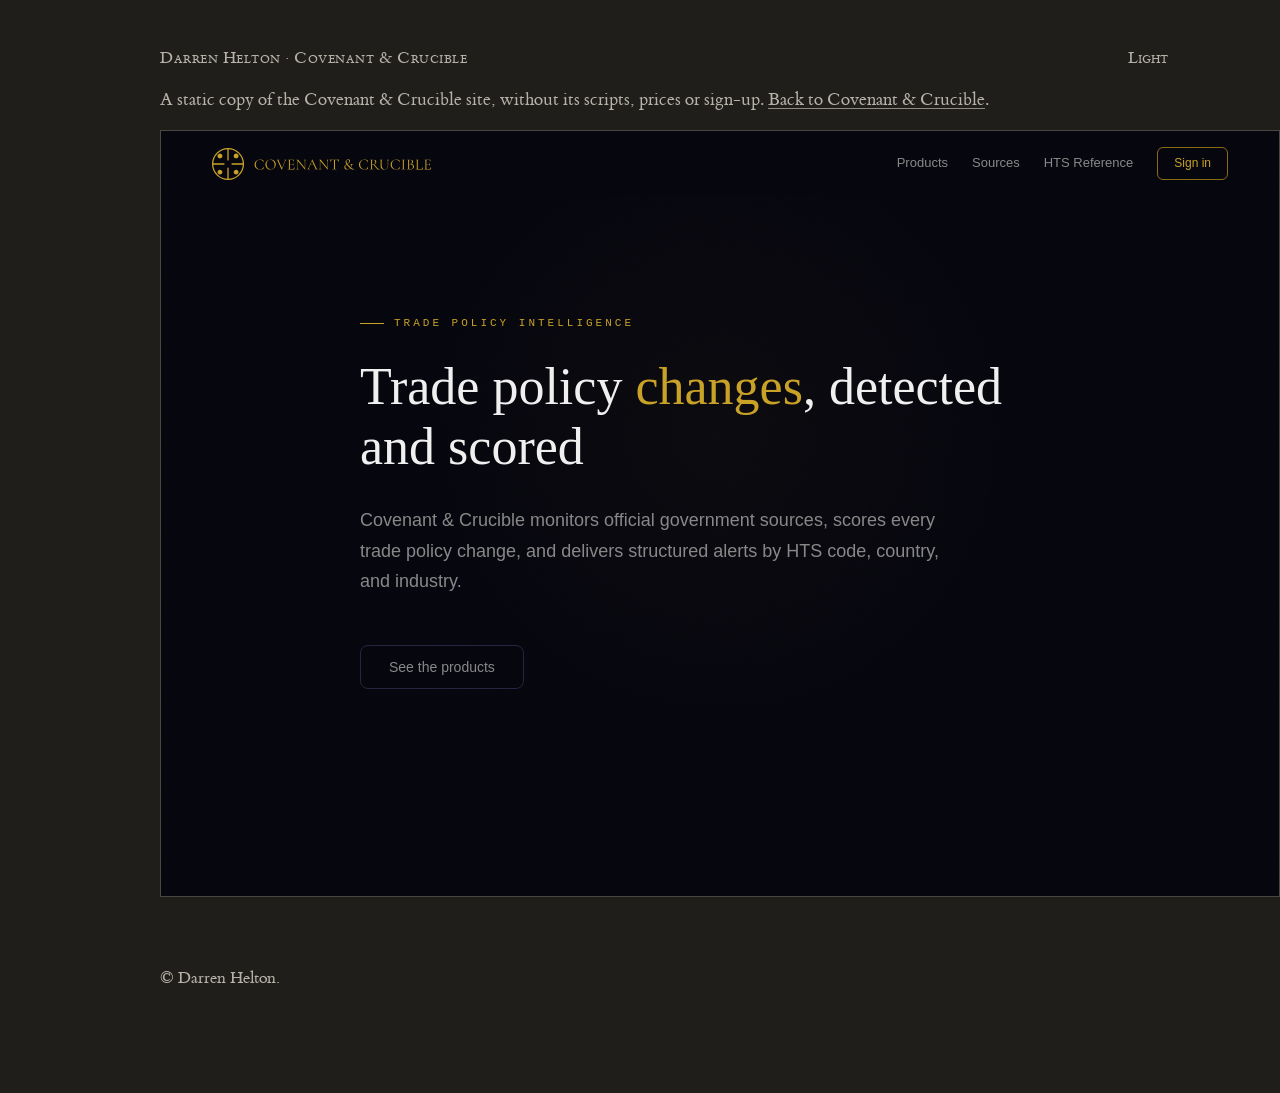
<file: covenant-crucible/site/index.html>
<!doctype html>
<html lang="en">
<head>
<meta charset="utf-8">
<meta name="viewport" content="width=device-width, initial-scale=1">
<title>Covenant &amp; Crucible, static copy | Darren Helton</title>
<meta name="description" content="A static copy of the Covenant &amp; Crucible website.">
<meta name="author" content="Darren Helton">
<link rel="me" href="https://www.linkedin.com/in/darrenhelton/">
<meta name="robots" content="noindex">
<meta property="og:type" content="website">
<meta property="og:locale" content="en_US">
<meta property="og:site_name" content="Darren Helton">
<meta property="og:title" content="Covenant &amp; Crucible, static copy | Darren Helton">
<meta property="og:description" content="A static copy of the Covenant &amp; Crucible website.">
<meta property="og:url" content="https://darrenhelton.com/covenant-crucible/site/">
<meta property="og:image" content="https://darrenhelton.com/assets/og.jpg">
<meta property="og:image:width" content="1200">
<meta property="og:image:height" content="630">
<meta name="twitter:card" content="summary_large_image">
<meta name="theme-color" content="#1f1e1b">
<link rel="icon" href="/favicon.ico" sizes="48x48">
<link rel="icon" href="/favicon.svg" type="image/svg+xml">
<link rel="apple-touch-icon" href="/apple-touch-icon.png">
<link rel="stylesheet" href="/assets/site.css?v=82c61837">
<script>document.documentElement.classList.add('js');try{if(localStorage.getItem('mode')==='light')document.documentElement.dataset.mode='light'}catch{}</script>
<script src="/assets/site.js?v=d9d2a1b8" defer></script>
<script type="application/ld+json">{"@context":"https://schema.org","@graph":[{"@type":"Person","@id":"https://darrenhelton.com/#person","name":"Darren Helton","givenName":"Darren","familyName":"Helton","url":"https://darrenhelton.com/","address":{"@type":"PostalAddress","addressLocality":"San Francisco","addressRegion":"CA","addressCountry":"US"},"sameAs":["https://www.linkedin.com/in/darrenhelton/"],"description":"Builds products from architecture to launch and leads the teams that ship them. Seven years at Linden Lab, maker of Second Life.","knowsAbout":["product development","machine learning","product management","voice AI","age verification","trust and safety","growth","customer data platforms","conversational AI","search engine optimization","answer engine optimization"]}]}</script>
</head>
<body>
<article>
<div class="topline"><span><a href="/">Darren Helton</a> &middot; <a href="/covenant-crucible/">Covenant &amp; Crucible</a></span><button class="mode" type="button" aria-label="Switch to light mode">Light</button></div>
<div class="viewer">
<p>A static copy of the Covenant &amp; Crucible site, without its scripts, prices or sign-up. <a href="/covenant-crucible/">Back to Covenant &amp; Crucible</a>.</p>
<div class="frame"><iframe src="/covenant-crucible/archive/" title="The Covenant &amp; Crucible website, a static copy"></iframe></div>
</div>
<p class="colophon">&copy; Darren Helton.</p>
</article>
</body>
</html>
</file>
<file: assets/site.css>
/* darrenhelton.com
   After Edward Tufte's books and the layout of Tufte CSS (Dave Liepmann, MIT licence): one reading column with a wide
   margin, ET Book, and nothing that is not information. Dark by default; light is the switch. */

@font-face { font-family: "et-book"; font-style: normal; font-weight: 400; font-display: swap;
  src: url("/assets/fonts/et-book-roman.woff") format("woff"); }
@font-face { font-family: "et-book"; font-style: italic; font-weight: 400; font-display: swap;
  src: url("/assets/fonts/et-book-italic.woff") format("woff"); }

:root {
  color-scheme: dark;
  --paper: #1f1e1b; --ink: #e9e5dc; --ink-2: #b7b2a8; --rule: #4a4741; --line: #8f8a80;
}
:root[data-mode="light"] {
  color-scheme: light;
  --paper: #fffff8; --ink: #111; --ink-2: #555; --rule: #cfcfc6; --line: #9a9a92;
}

html { font-size: 15px; background: var(--paper); -webkit-text-size-adjust: 100%; }
body {
  width: 87.5%; max-width: 1400px; margin: 0 auto; padding-left: 12.5%;
  font-family: et-book, Palatino, "Palatino Linotype", "Book Antiqua", Georgia, serif;
  color: var(--ink); font-kerning: normal; text-rendering: optimizeLegibility;
}
article { padding: 1rem 0 5rem; }
section { padding: .6rem 0; }

h1 { font-weight: 400; font-size: 3.2rem; line-height: 1; margin: 3.6rem 0 1.5rem; }
h2 { font-weight: 400; font-style: italic; font-size: 2.2rem; line-height: 1; margin: 3.8rem 0 0; }
.subtitle { font-style: italic; font-size: 1.8rem; line-height: 1.2; margin: 1rem 0; }
p { font-size: 1.4rem; line-height: 2.1rem; margin: 1.6rem 0; }
section > p, .colophon { width: 55%; }

a { color: inherit; text-decoration-thickness: 1px; text-underline-offset: .14em; text-decoration-color: var(--line); }
a:hover { text-decoration-color: currentColor; }
:focus-visible { outline: 2px solid var(--ink); outline-offset: 3px; }
::selection { background: #f0e6c8; color: #111; }
.sc, .newthought { font-variant: small-caps; letter-spacing: .02em; }
.newthought { font-size: 1.2em; }

/* the top line: home on the left, the light switch on the right */
.topline { display: flex; align-items: baseline; width: 90%; padding-top: 2.2rem;
  font-size: 1.15rem; font-variant: small-caps; letter-spacing: .03em; color: var(--ink-2); }
.topline a { text-decoration: none; }
.topline a:hover { text-decoration: underline; }
.mode { display: none; margin-left: auto; font: inherit; color: inherit; background: none; border: 0; padding: 0;
  cursor: pointer; }
.js .mode { display: inline; }
.mode:hover { text-decoration: underline; text-underline-offset: .14em; }

/* figures: in the column with the caption in the margin, or across the page with the caption beneath */
figure { margin: 2.6rem 0 3.2rem; max-width: 55%; }
figure img { display: block; width: 100%; height: auto; border: 1px solid var(--rule); }
figcaption { float: right; clear: right; margin-right: -48%; max-width: 40%; font-size: 1.1rem; line-height: 1.45;
  color: var(--ink-2); }
figure.fullwidth { max-width: 90%; clear: both; padding-top: .4rem; }
figure.fullwidth figcaption { float: none; margin: .8rem 24% 0 0; max-width: none; }

/* a film: a still from the film, and a link, until it is played */
.yt { position: relative; display: block; aspect-ratio: 16 / 9; background: #000; }
.yt img { height: 100%; box-sizing: border-box; object-fit: cover; }
.play { position: absolute; left: 50%; top: 50%; width: 3.4rem; height: 3.4rem; transform: translate(-50%, -50%);
  border-radius: 50%; background: rgba(17, 17, 17, .55); box-shadow: inset 0 0 0 1px rgba(255, 255, 255, .75);
  transition: background .15s; }
.play::after { content: ""; position: absolute; left: 54%; top: 50%; transform: translate(-50%, -50%);
  border: solid transparent; border-width: .62rem 0 .62rem 1.05rem; border-left-color: #fff; }
.yt:hover .play, .yt:focus-visible .play { background: rgba(17, 17, 17, .85); }
.film iframe { display: block; width: 100%; aspect-ratio: 16 / 9; border: 1px solid var(--rule); }

/* a site kept as it stood, framed in the page */
.frame { border: 1px solid var(--rule); background: #0b0b0b; }
.frame iframe { display: block; width: 100%; height: 40rem; border: 0; }
.viewer .frame iframe { height: calc(100vh - 9rem); min-height: 30rem; }
.viewer p { width: 90%; margin: 1.2rem 0 1rem; font-size: 1.2rem; line-height: 1.6; color: var(--ink-2); }

.colophon { margin-top: 4.4rem; font-size: 1.15rem; line-height: 1.8; color: var(--ink-2); }
.colophon a { text-decoration-color: transparent; }
.colophon a:hover { text-decoration-color: currentColor; }

@media (max-width: 760px) {
  body { width: 84%; padding: 0 8%; }
  h1 { font-size: 2.6rem; margin-top: 2.6rem; }
  h2 { font-size: 1.9rem; margin-top: 3rem; }
  .subtitle { font-size: 1.5rem; }
  section > p, .colophon, .topline { width: 100%; }
  figure, figure.fullwidth { max-width: 100%; }
  figcaption, figure.fullwidth figcaption { float: none; margin: .6rem 0 0; max-width: none; }
  .frame iframe { height: 32rem; }
}
@media print {
  :root, :root[data-mode] { color-scheme: light; --paper: #fff; --ink: #000; --ink-2: #444; --rule: #bbb; --line: #888; }
  .topline, .frame, .play { display: none; }
}
</file>
